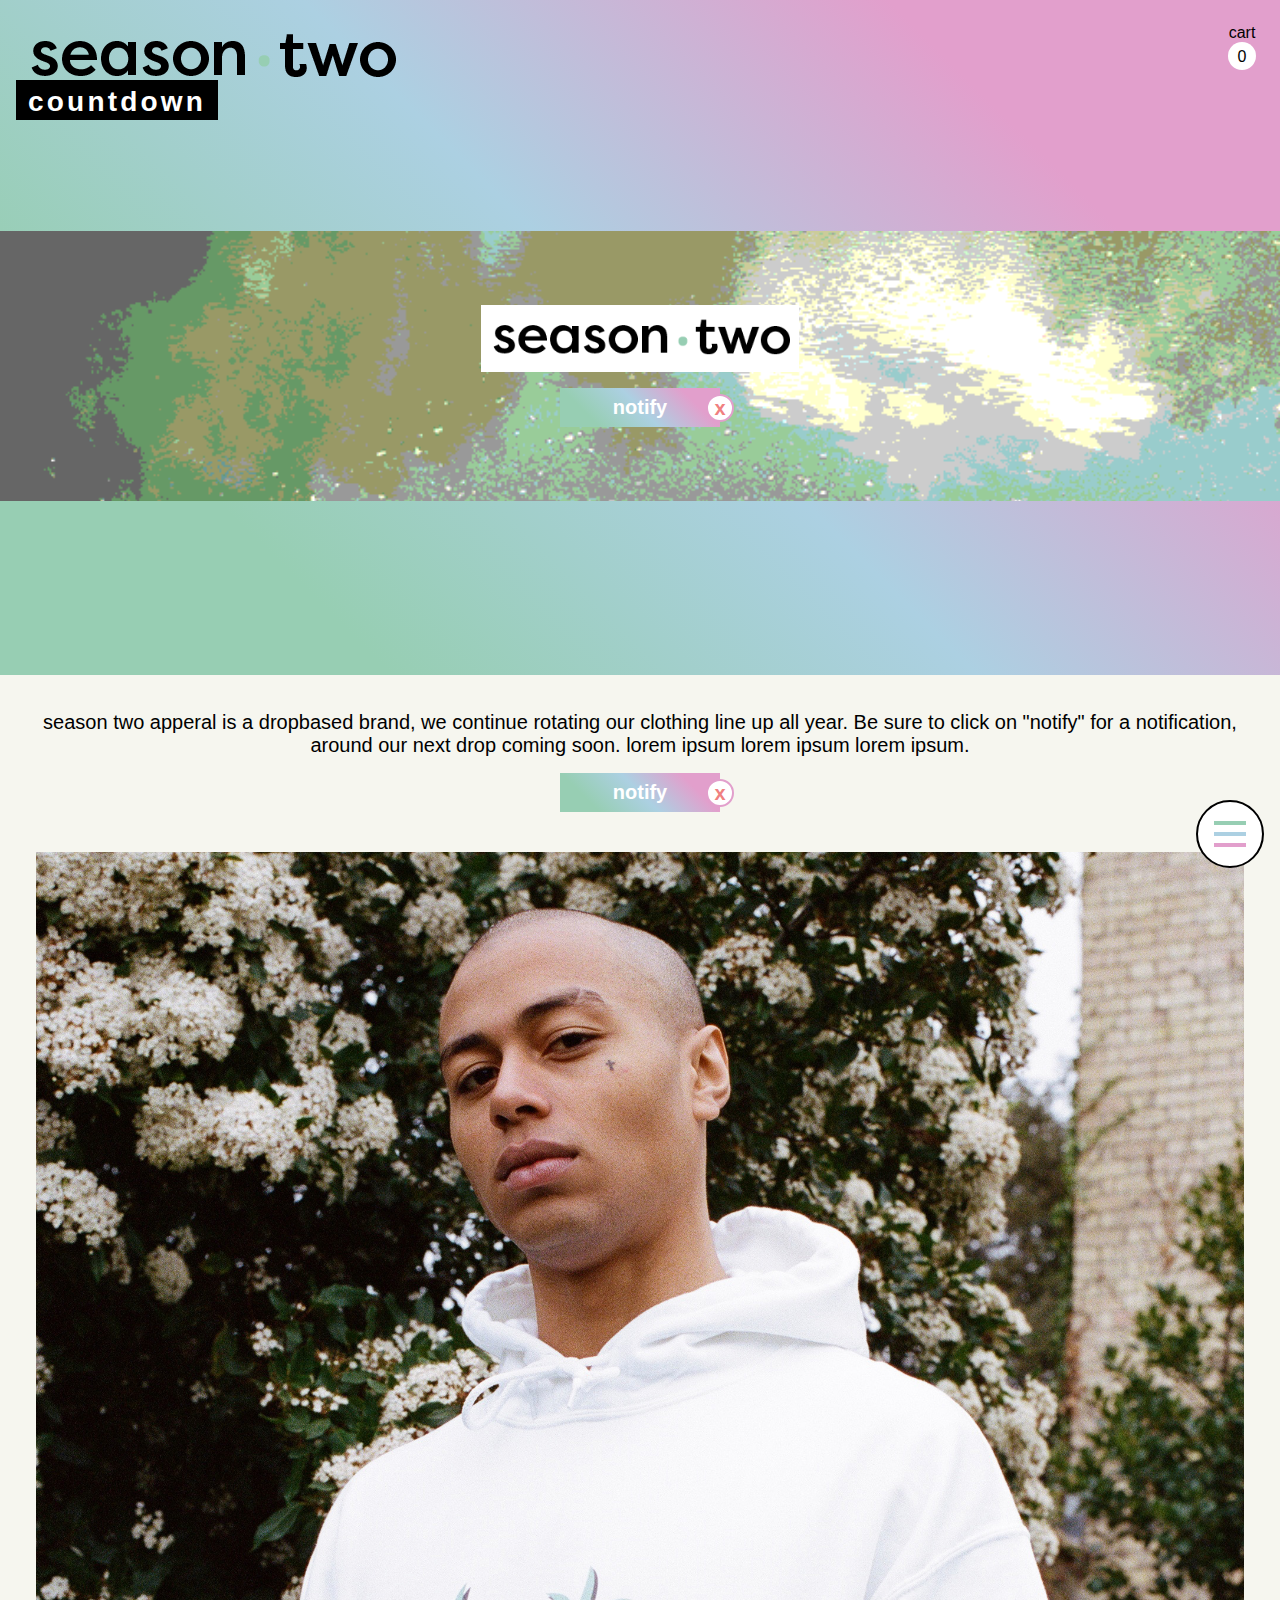
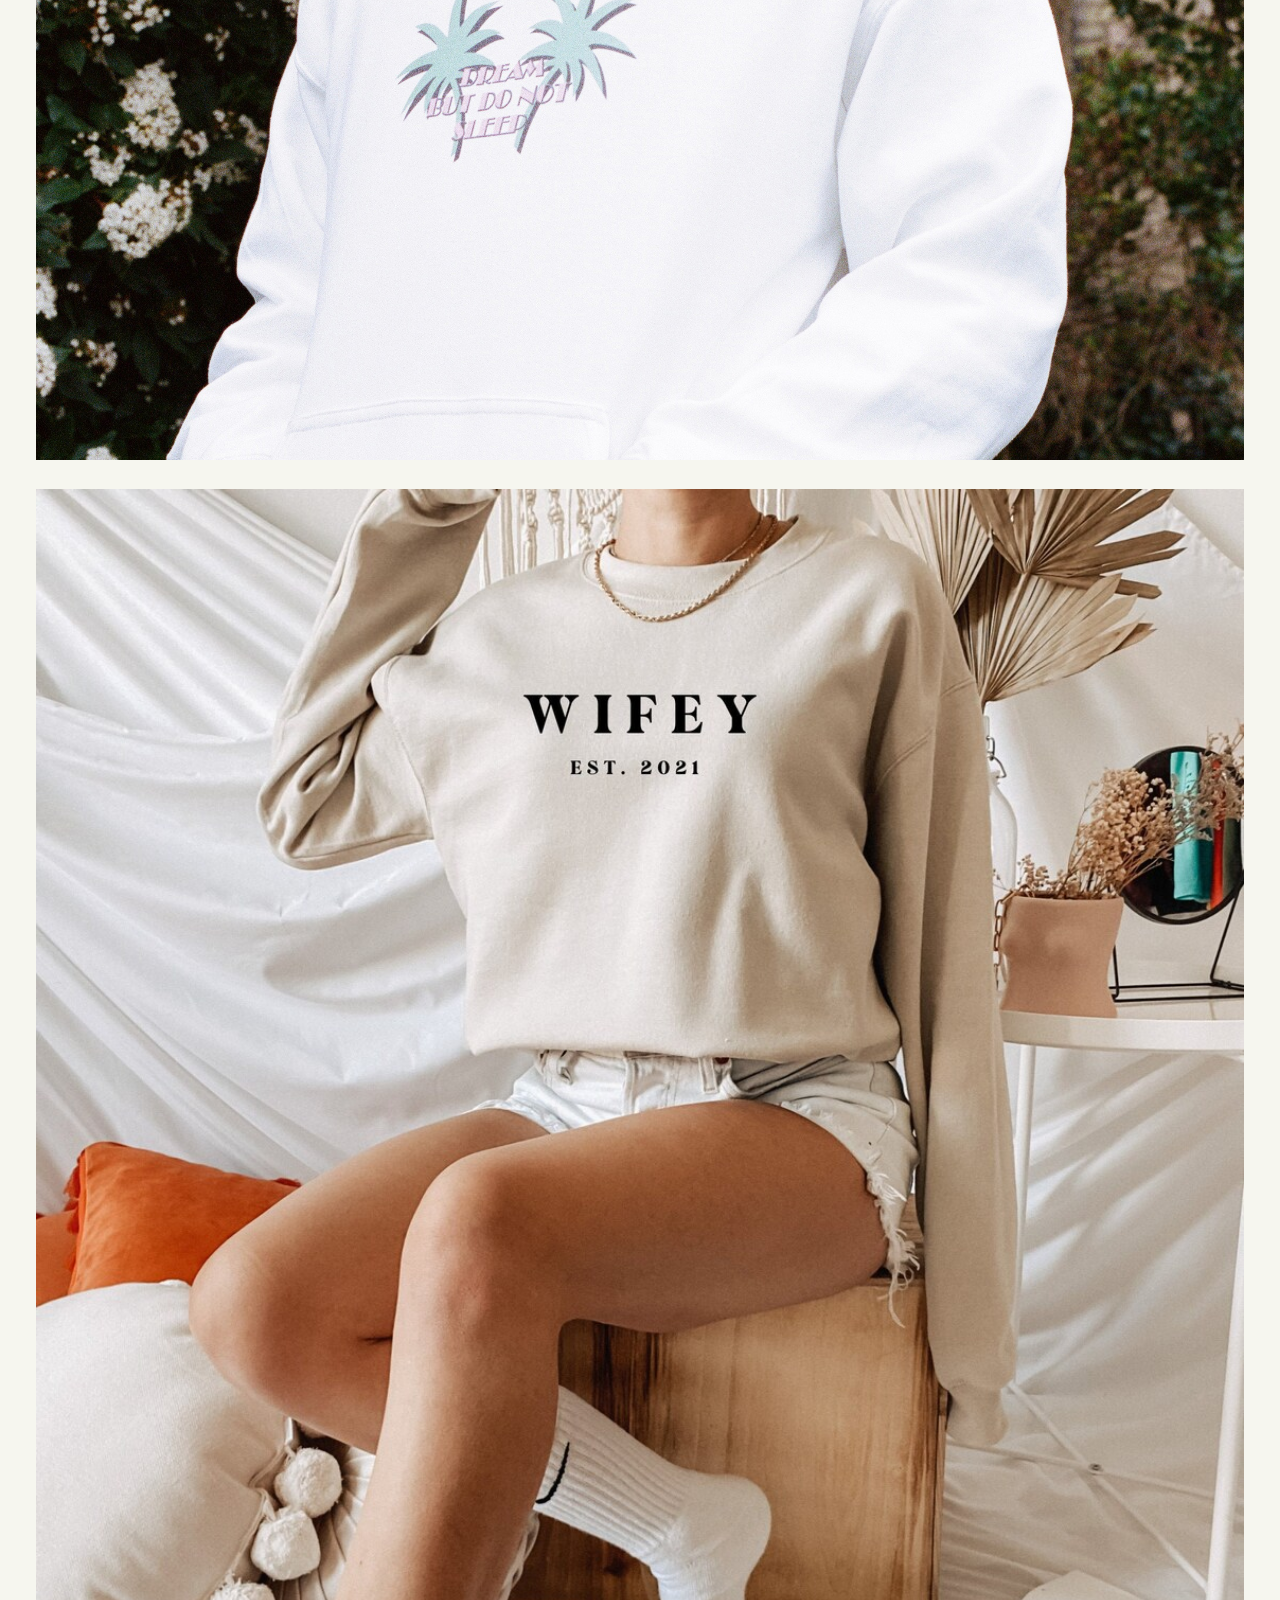
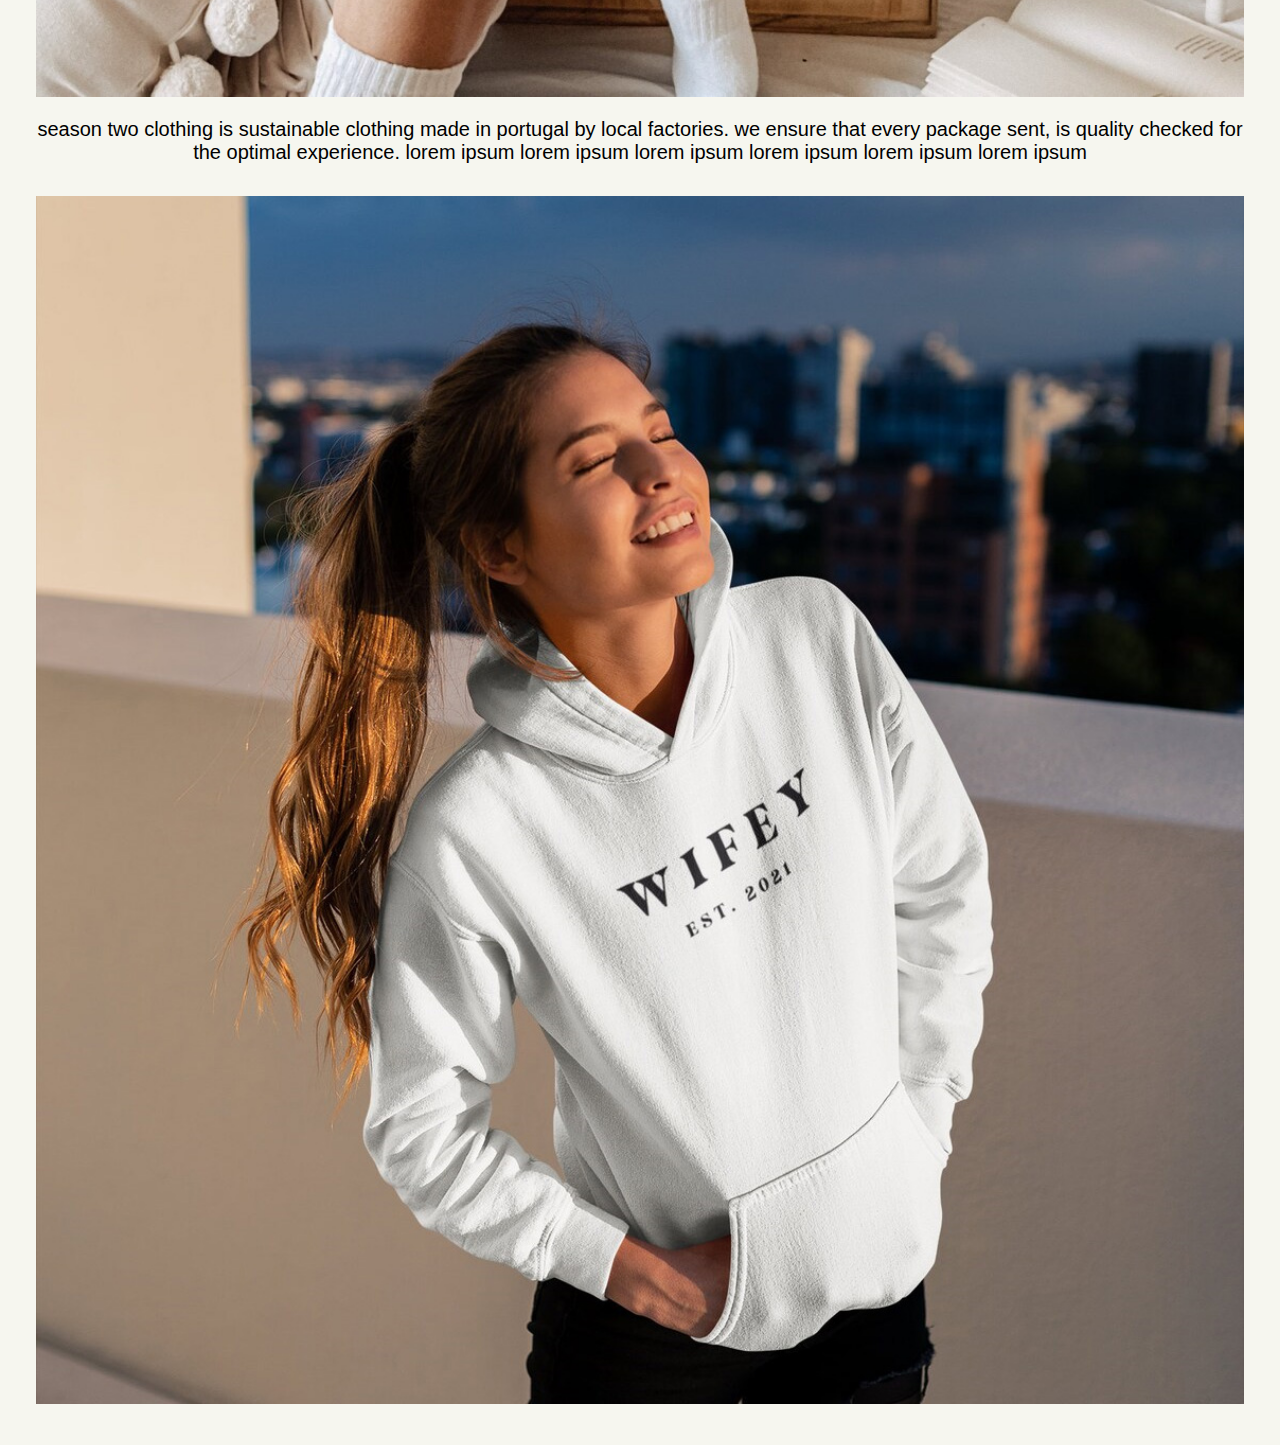
<file: index.html>
<!DOCTYPE html>
<html lang="en">
  <head>
    <meta charset="UTF-8" />
    <meta http-equiv="X-UA-Compatible" content="IE=edge" />
    <meta name="viewport" content="width=device-width, initial-scale=1.0" />
    <link rel="stylesheet" href="style.css" />
    <title>Season Two</title>
  </head>
  <body>
    <div class="main-background">
      <!-- Header contains timer, logo, log in & cart -->
      <header>
        <div class="floating-topleft">
          <div class="floating-logo">
            <img src="img/s2mainlogo.png" alt="logos2" />
          </div>
          <div id="countdown" class="floating-timer floating-timer-offset">
            countdown
          </div>
        </div>
        <div class="floating-topright">
          <div class="cart">
            <p>cart</p>
            <div class="cart-amount"><p>0</p></div>
          </div>
        </div>
      </header>

      <section class="season2-intro">
        <img src="img/s2mainlogo.png" alt="logos2" />
        <button class="notify" onclick="toggleModalNotify()">
          notify
          <span class="notify-mark">x</span>
        </button>
      </section>
    </div>

    <div class="floating-menu-container">
      <div class="floating-menu" onclick="menutabs()">
        <div class="menu-line-g"></div>
        <div class="menu-line-b"></div>
        <div class="menu-line-p"></div>
      </div>
      <div class="floating-menu-tabs" id="menu-tabs">
        <a class="tab-g" href="drops.html">drops</a>
        <a class="tab-b" href="gallery.html">gallery</a>
        <a class="tab-p" href="about.html">about</a>
      </div>
    </div>

    <div id="notify-modal" class="notify-modal">
      <div onclick="toggleModalNotify()" class="notify-modal-darken"></div>
      <div class="notify-modal-container">
        <h2>to get notifed, please insert your email here:</h2>
        <input
          type="text"
          name="notify-email"
          placeholder="email"
          id="notify-email"
        />
        <button class="notify" onclick="saveEmail()">ok</button>
      </div>
    </div>

    <section class="s2-brand-container">
      <div class="s2-brand-intro">
        <p>
          season two apperal is a dropbased brand, we continue rotating our
          clothing line up all year. Be sure to click on "notify" for a
          notification, around our next drop coming soon. lorem ipsum lorem
          ipsum lorem ipsum.
        </p>
        <div class="notify-container">
          <button class="notify" onclick="toggleModalNotify()">
            notify
            <span class="notify-mark">x</span>
          </button>
        </div>
      </div>
      <div class="s2-brand-images">
        <img src="img/whitehood1.jpg" alt="whitehoodie" />
        <img src="img/whitehood3.jpg" alt="whitehoodie" />
        <p>
          season two clothing is sustainable clothing made in portugal by local
          factories. we ensure that every package sent, is quality checked for
          the optimal experience. lorem ipsum lorem ipsum lorem ipsum lorem
          ipsum lorem ipsum lorem ipsum
        </p>
        <img src="img/whitehood2.jpg" alt="whitehoodie" />
      </div>
    </section>
    <script src="script.js"></script>
  </body>
</html>
</file>
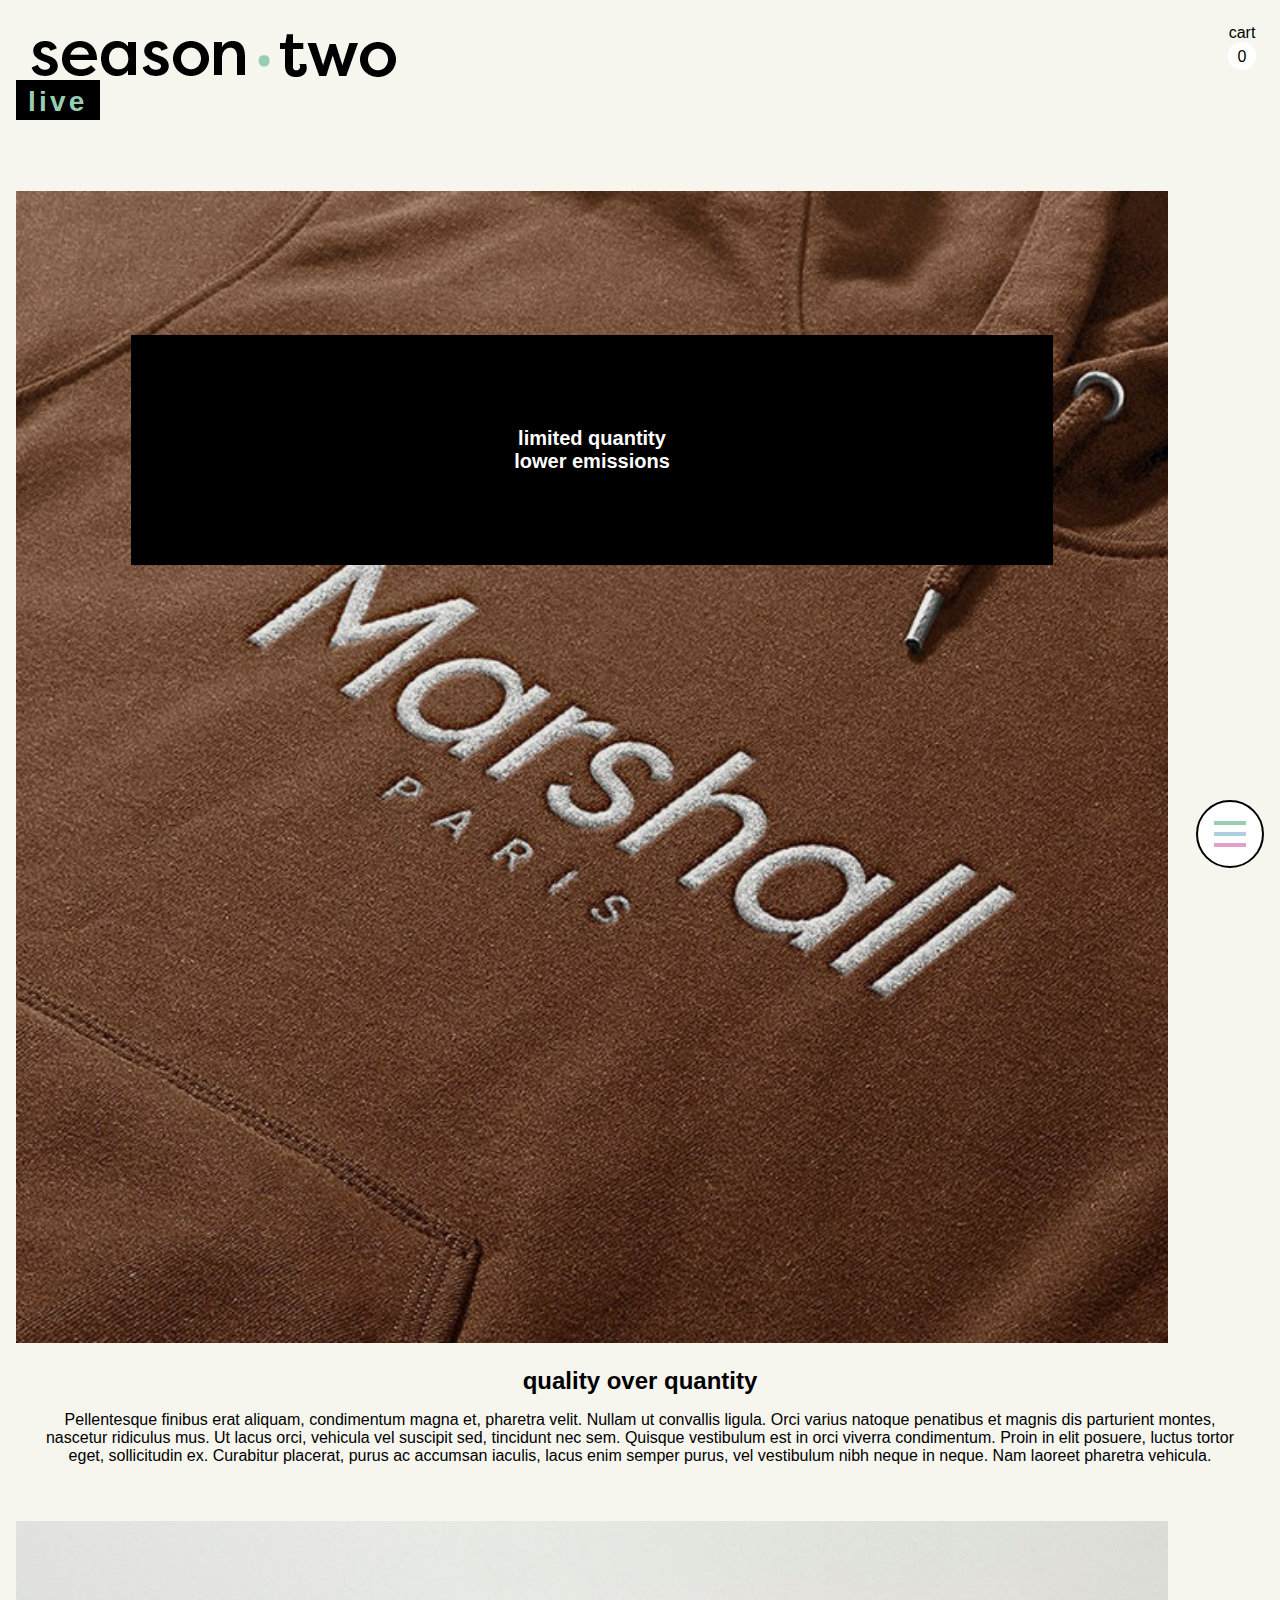
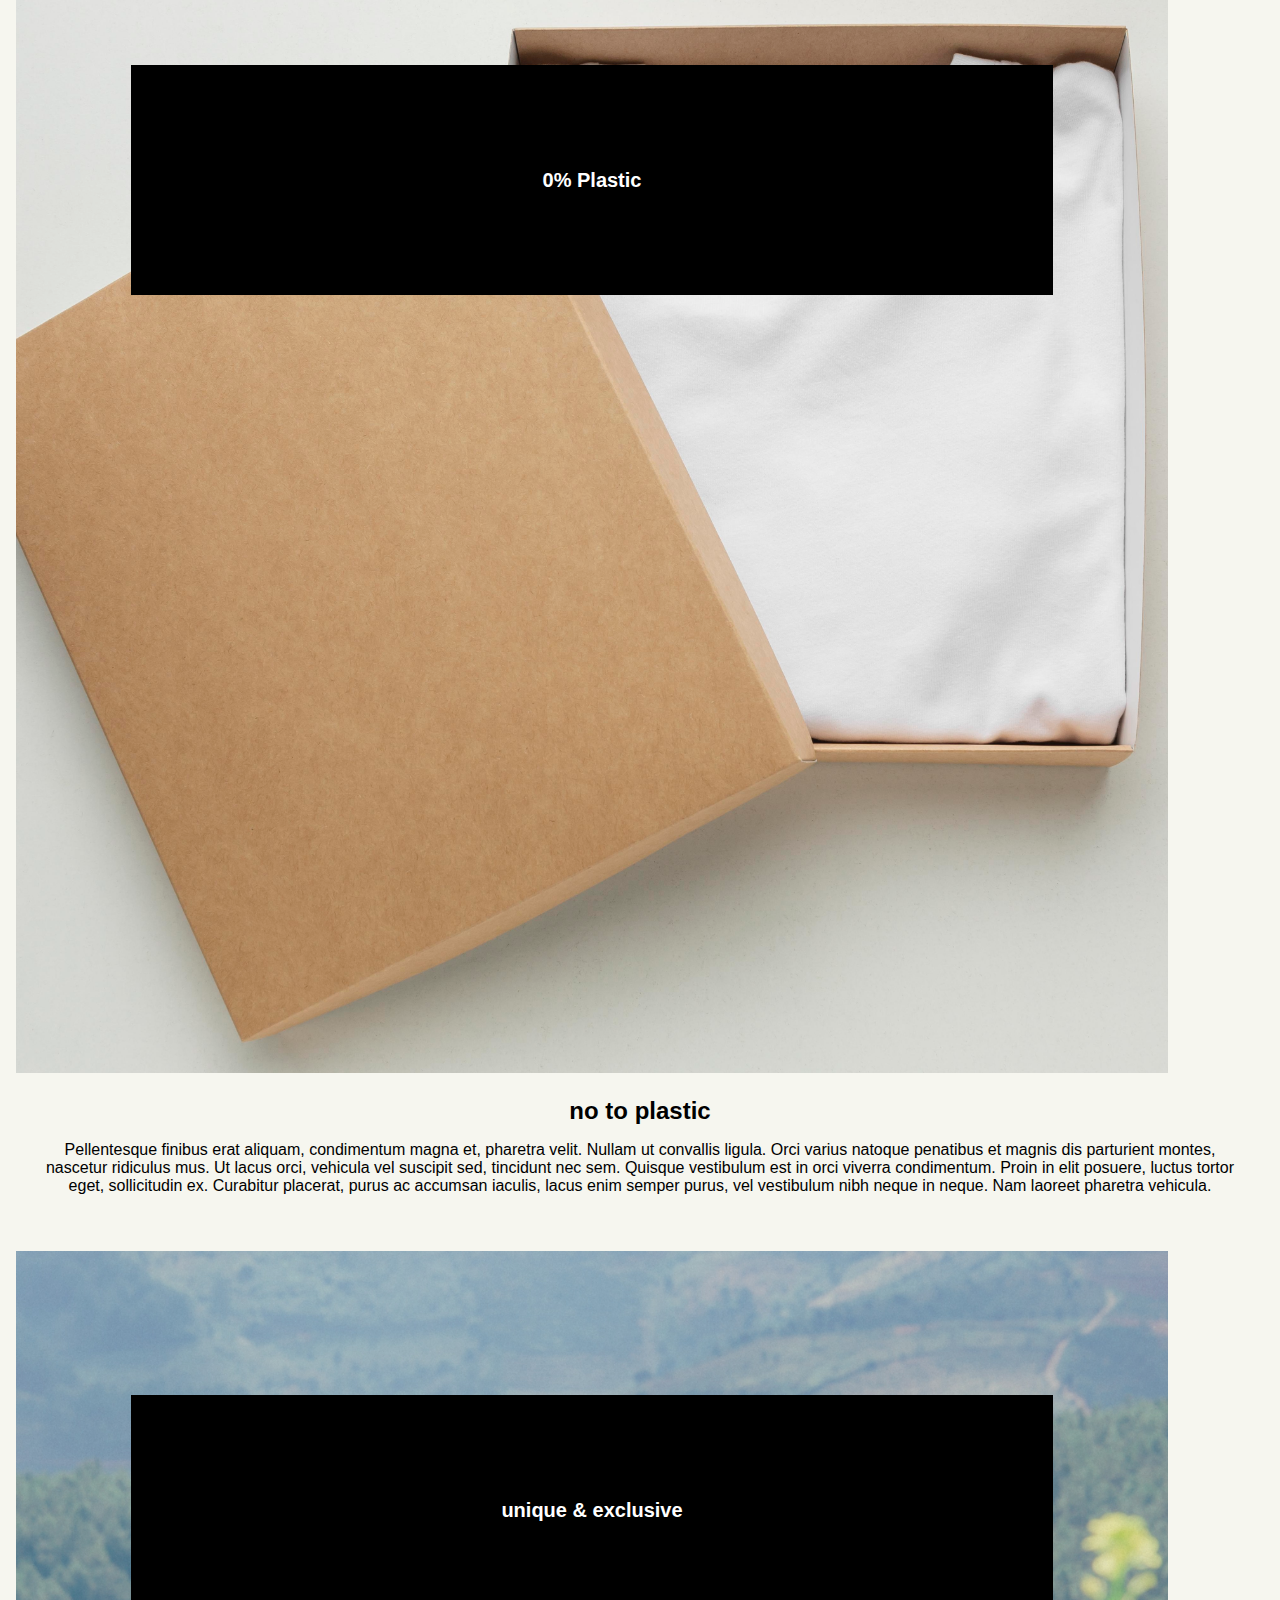
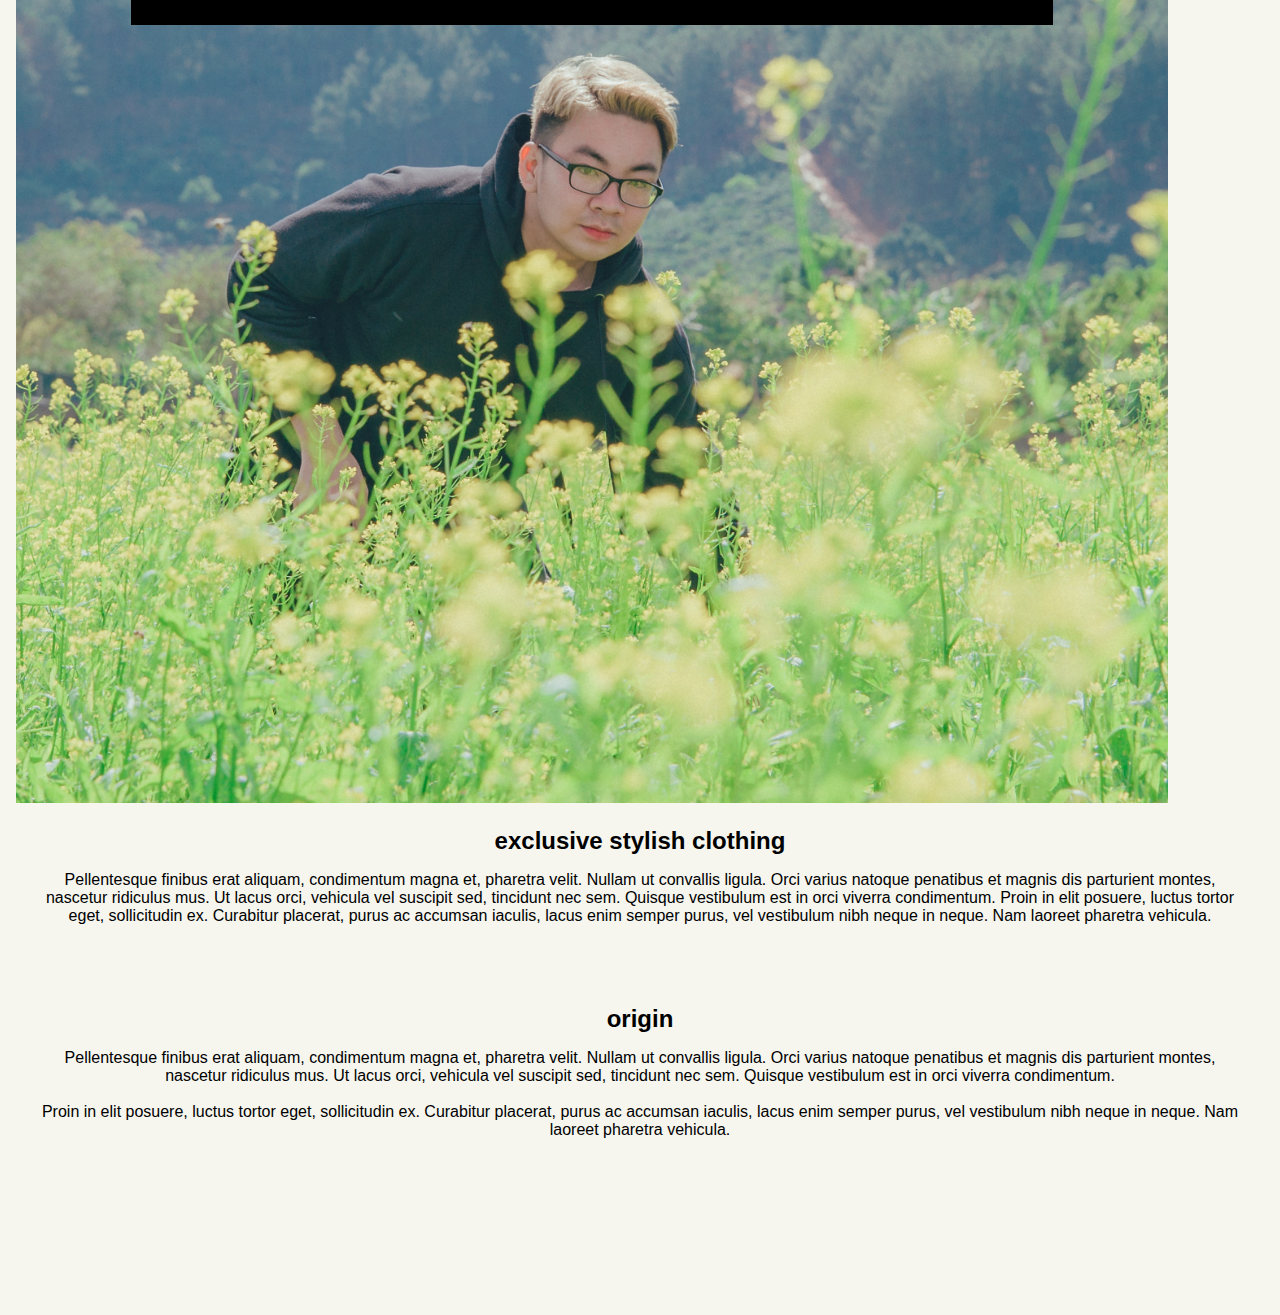
<file: about.html>
<!DOCTYPE html>
<html lang="en">
  <head>
    <meta charset="UTF-8" />
    <meta http-equiv="X-UA-Compatible" content="IE=edge" />
    <meta name="viewport" content="width=device-width, initial-scale=1.0" />
    <link rel="stylesheet" href="style.css" />
    <title>Season Two</title>
  </head>
  <body>
    <header>
      <div class="floating-topleft">
        <div class="floating-logo">
          <a href="index.html"><img src="img/s2mainlogo.png" alt="logos2" /></a>
        </div>
        <div id="countdown" class="floating-timer floating-timer-offset">
          countdown
        </div>
      </div>
      <div class="floating-topright">
        <div class="cart">
          <p>cart</p>
          <div class="cart-amount"><p>0</p></div>
        </div>
      </div>
    </header>
    <div class="about-container">
      <section>
        <div class="background-quality about-bg-img">
          <div class="about-hover-titlebox">
            limited quantity <br />
            lower emissions
          </div>
        </div>
        <div class="about-description">
          <h2>quality over quantity</h2>
          <p>
            Pellentesque finibus erat aliquam, condimentum magna et, pharetra
            velit. Nullam ut convallis ligula. Orci varius natoque penatibus et
            magnis dis parturient montes, nascetur ridiculus mus. Ut lacus orci,
            vehicula vel suscipit sed, tincidunt nec sem. Quisque vestibulum est
            in orci viverra condimentum. Proin in elit posuere, luctus tortor
            eget, sollicitudin ex. Curabitur placerat, purus ac accumsan
            iaculis, lacus enim semper purus, vel vestibulum nibh neque in
            neque. Nam laoreet pharetra vehicula.
          </p>
        </div>
      </section>
      <section>
        <div class="background-0plastic about-bg-img">
          <div class="about-hover-titlebox">0% Plastic</div>
        </div>
        <div class="about-description">
          <h2>no to plastic</h2>
          <p>
            Pellentesque finibus erat aliquam, condimentum magna et, pharetra
            velit. Nullam ut convallis ligula. Orci varius natoque penatibus et
            magnis dis parturient montes, nascetur ridiculus mus. Ut lacus orci,
            vehicula vel suscipit sed, tincidunt nec sem. Quisque vestibulum est
            in orci viverra condimentum. Proin in elit posuere, luctus tortor
            eget, sollicitudin ex. Curabitur placerat, purus ac accumsan
            iaculis, lacus enim semper purus, vel vestibulum nibh neque in
            neque. Nam laoreet pharetra vehicula.
          </p>
        </div>
      </section>
      <section>
        <div class="background-uniquestyle about-bg-img">
          <div class="about-hover-titlebox">unique & exclusive</div>
        </div>
        <div class="about-description">
          <h2>exclusive stylish clothing</h2>
          <p>
            Pellentesque finibus erat aliquam, condimentum magna et, pharetra
            velit. Nullam ut convallis ligula. Orci varius natoque penatibus et
            magnis dis parturient montes, nascetur ridiculus mus. Ut lacus orci,
            vehicula vel suscipit sed, tincidunt nec sem. Quisque vestibulum est
            in orci viverra condimentum. Proin in elit posuere, luctus tortor
            eget, sollicitudin ex. Curabitur placerat, purus ac accumsan
            iaculis, lacus enim semper purus, vel vestibulum nibh neque in
            neque. Nam laoreet pharetra vehicula.
          </p>
        </div>
      </section>
      <section>
        <div class="about-description about-end">
          <h2>origin</h2>
          <p>
            Pellentesque finibus erat aliquam, condimentum magna et, pharetra
            velit. Nullam ut convallis ligula. Orci varius natoque penatibus et
            magnis dis parturient montes, nascetur ridiculus mus. Ut lacus orci,
            vehicula vel suscipit sed, tincidunt nec sem. Quisque vestibulum est
            in orci viverra condimentum. <br />
            <br />
            Proin in elit posuere, luctus tortor eget, sollicitudin ex.
            Curabitur placerat, purus ac accumsan iaculis, lacus enim semper
            purus, vel vestibulum nibh neque in neque. Nam laoreet pharetra
            vehicula.
          </p>
        </div>
      </section>
    </div>
    <div class="floating-menu-container">
      <div class="floating-menu" onclick="menutabs()">
        <div class="menu-line-g"></div>
        <div class="menu-line-b"></div>
        <div class="menu-line-p"></div>
      </div>
      <div class="floating-menu-tabs" id="menu-tabs">
        <a class="tab-g" href="drops.html">drops</a>
        <a class="tab-b" href="gallery.html">gallery</a>
        <a class="tab-p" href="about.html">about</a>
      </div>
    </div>
    <script src="script.js"></script>
  </body>
</html>
</file>
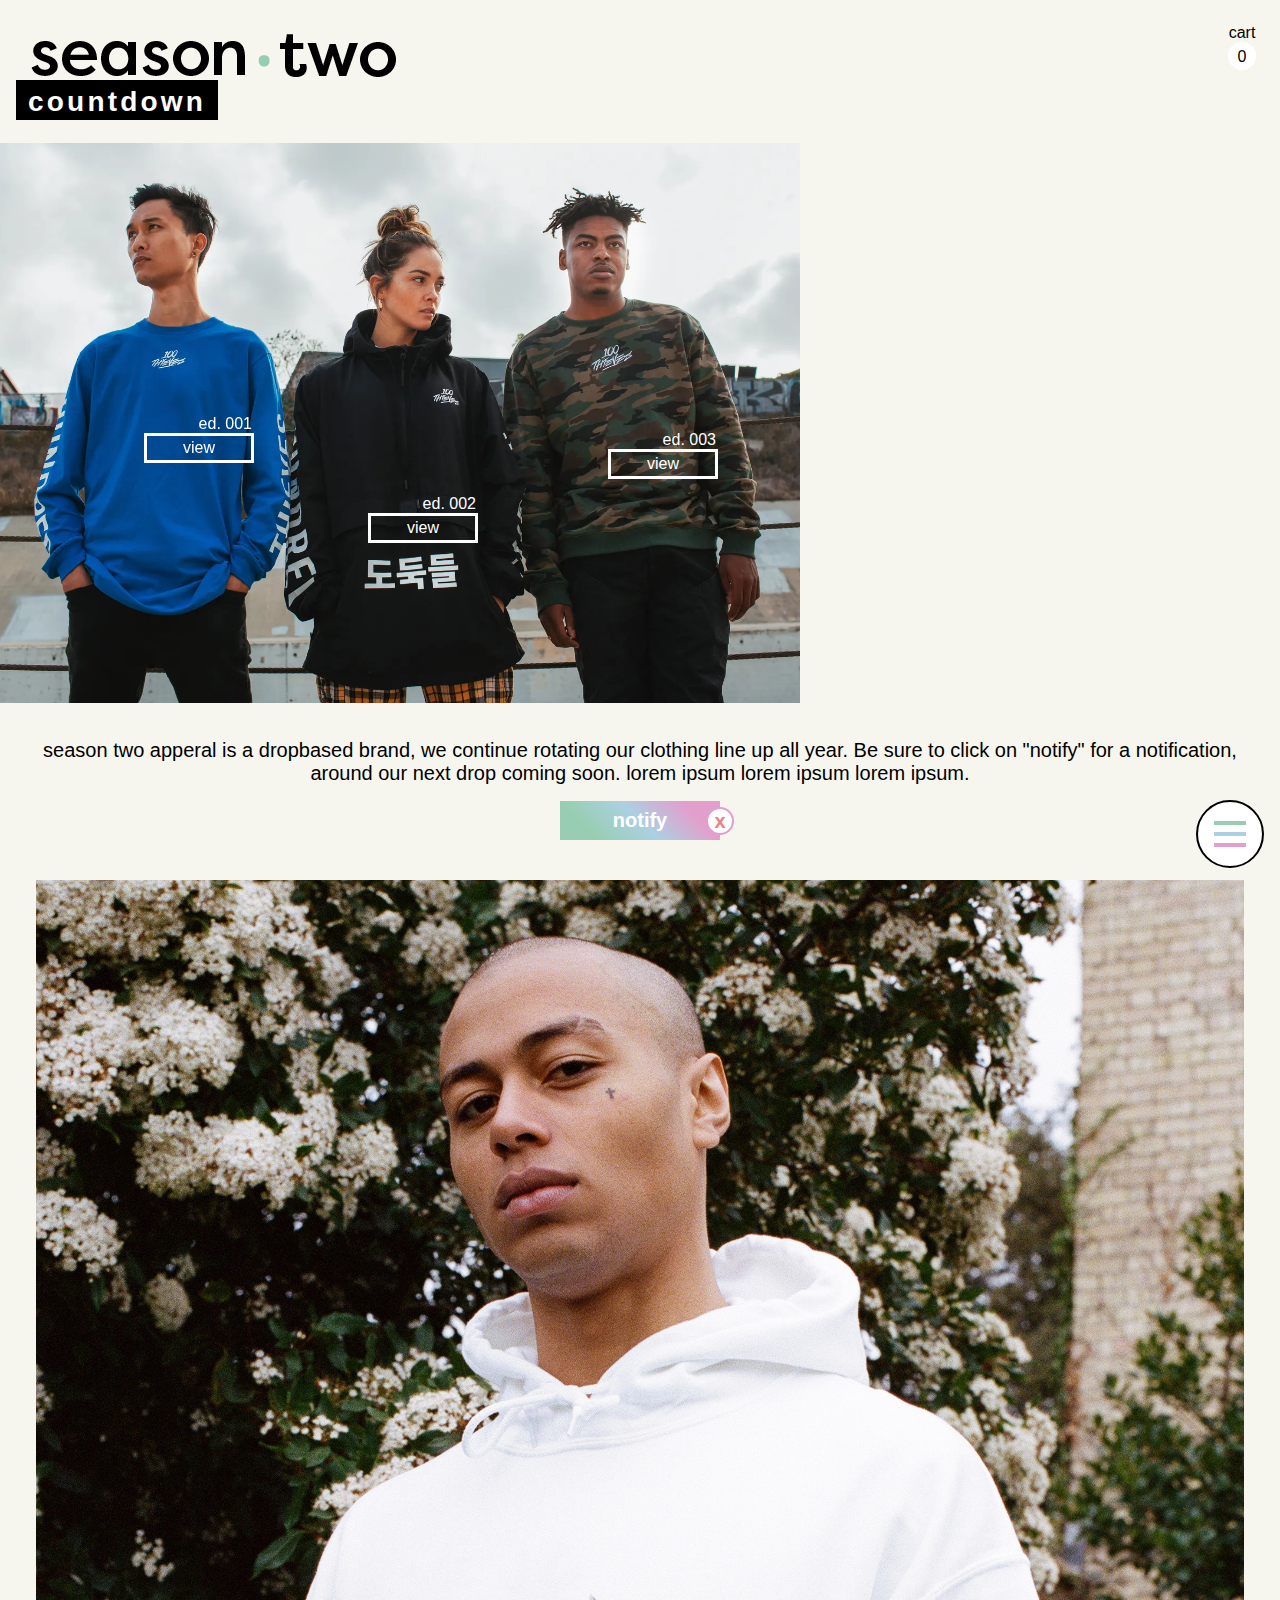
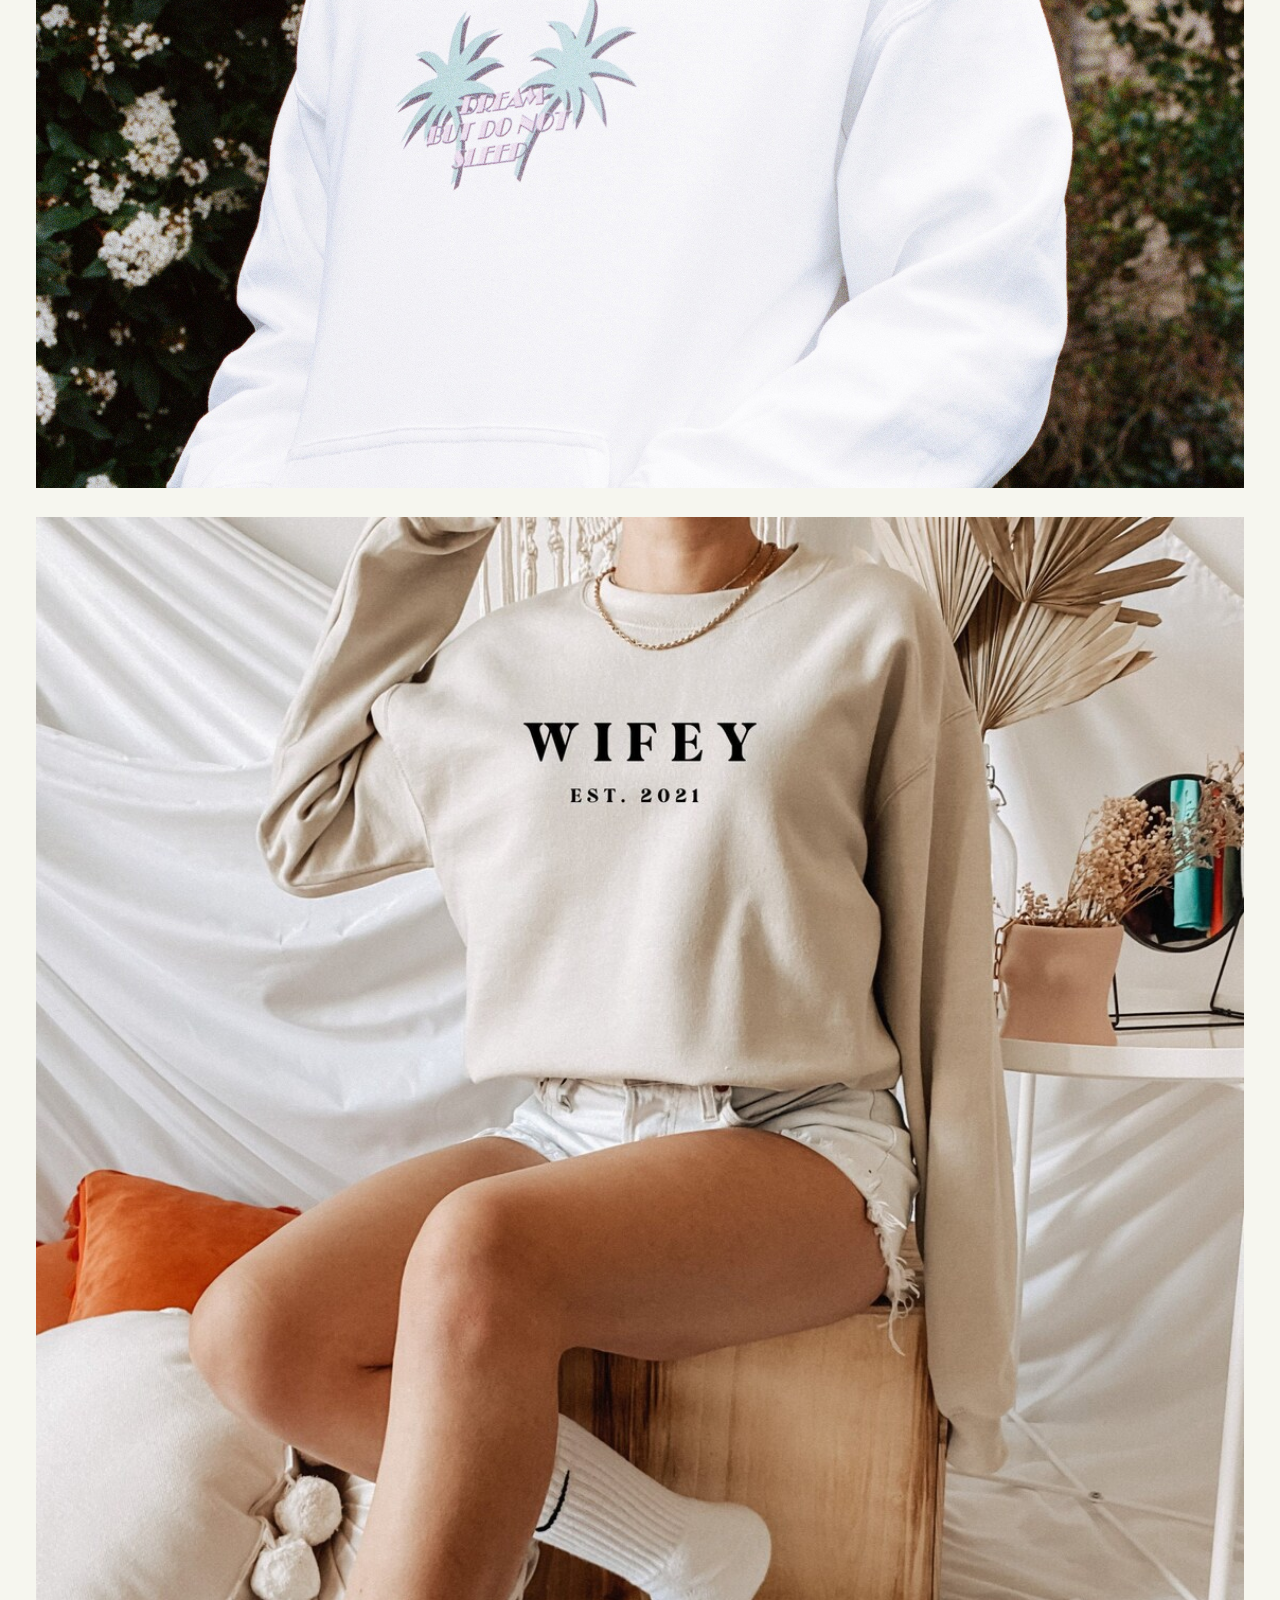
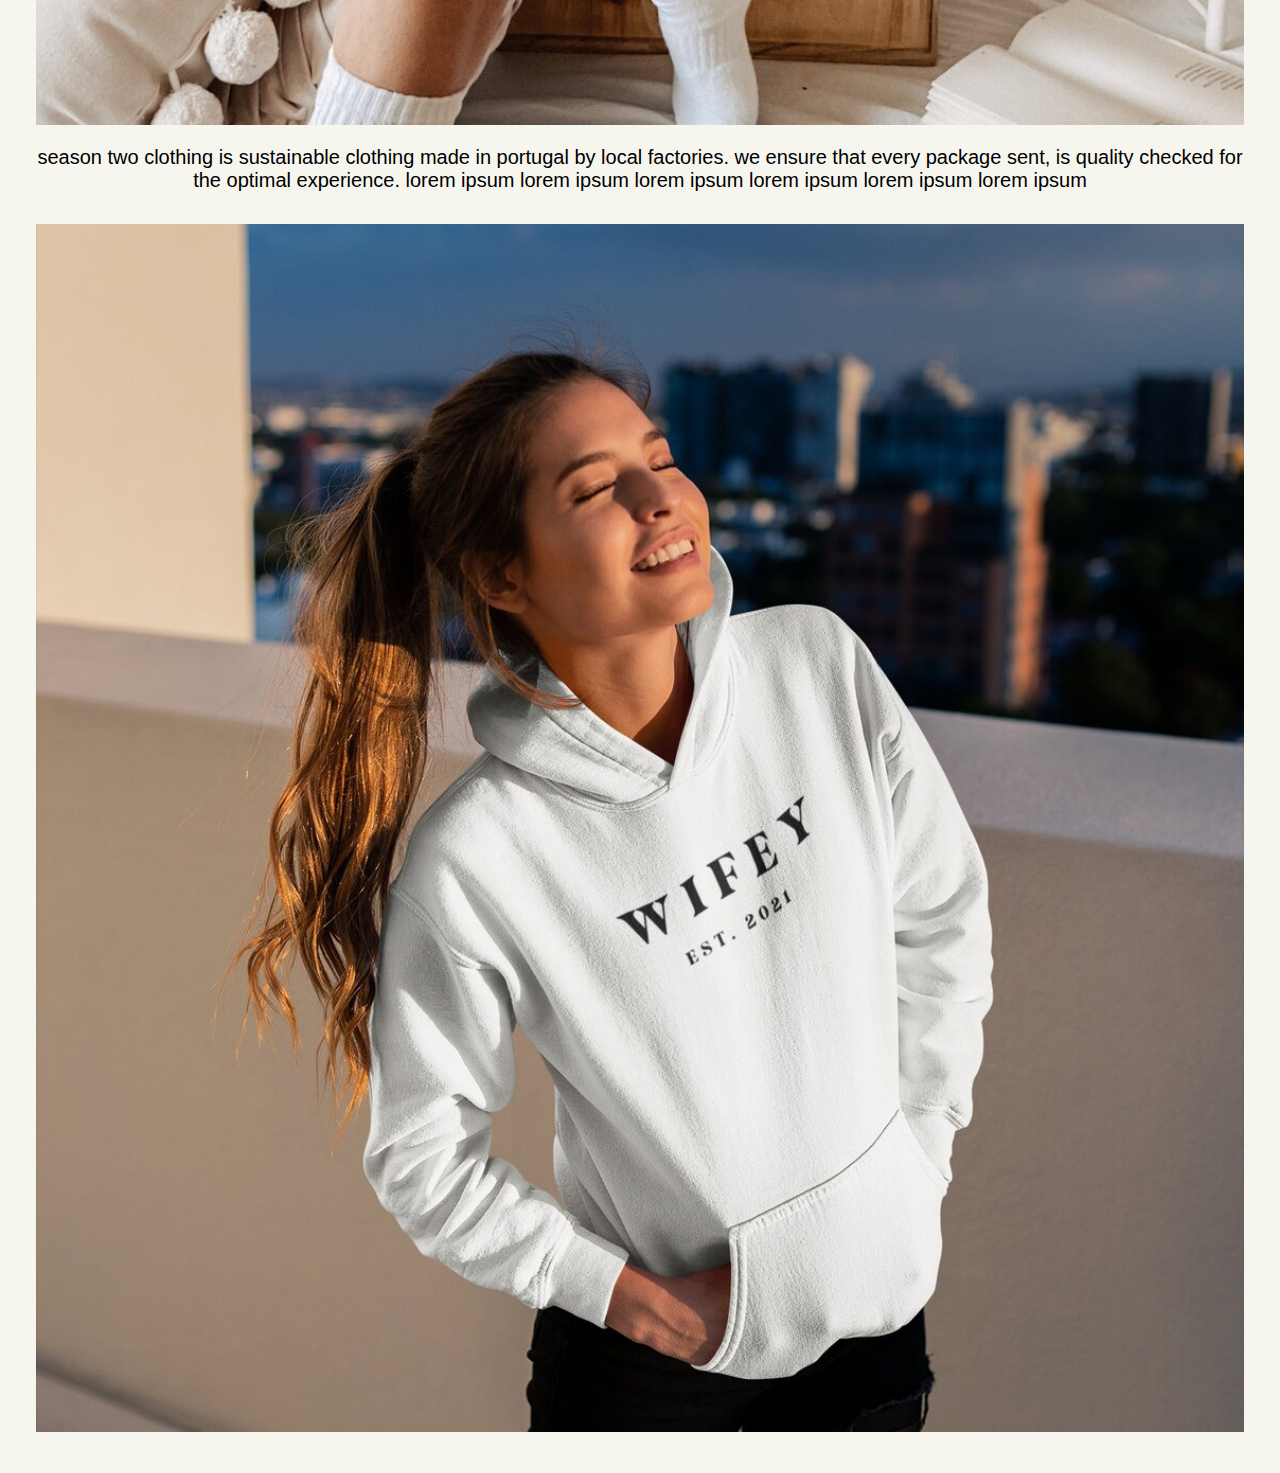
<file: drops.html>
<!DOCTYPE html>
<html lang="en">
  <head>
    <meta charset="UTF-8" />
    <meta http-equiv="X-UA-Compatible" content="IE=edge" />
    <meta name="viewport" content="width=device-width, initial-scale=1.0" />
    <link rel="stylesheet" href="style.css" />
    <title>Season Two</title>
  </head>
  <body>
    <header>
      <div class="floating-topleft">
        <div class="floating-logo">
          <a href="index.html"><img src="img/s2mainlogo.png" alt="logos2" /></a>
        </div>
        <div id="countdown" class="floating-timer floating-timer-offset">
          countdown
        </div>
      </div>
      <div class="floating-topright">
        <div class="cart">
          <p>cart</p>
          <div class="cart-amount"><p>0</p></div>
        </div>
      </div>
    </header>

    <section class="drop-clothes">
      <div class="drop-clothes-button-container">
        <div class="drop-clothes-button drop-ed1">
          <p>ed. 001</p>
          <a href="ed001.html">view</a>
        </div>
        <div class="drop-clothes-button drop-ed2">
          <p>ed. 002</p>
          <a href="ed002.html">view</a>
        </div>
        <div class="drop-clothes-button drop-ed3">
          <p>ed. 003</p>
          <a href="ed003.html">view</a>
        </div>
      </div>
    </section>

    <section class="s2-brand-container">
      <div class="s2-brand-intro">
        <p>
          season two apperal is a dropbased brand, we continue rotating our
          clothing line up all year. Be sure to click on "notify" for a
          notification, around our next drop coming soon. lorem ipsum lorem
          ipsum lorem ipsum.
        </p>
        <div class="notify-container">
          <button class="notify" onclick="toggleModalNotify()">
            notify
            <span class="notify-mark">x</span>
          </button>
        </div>
      </div>
      <div class="s2-brand-images">
        <img src="img/whitehood1.jpg" alt="whitehoodie" />
        <img src="img/whitehood3.jpg" alt="whitehoodie" />
        <p>
          season two clothing is sustainable clothing made in portugal by local
          factories. we ensure that every package sent, is quality checked for
          the optimal experience. lorem ipsum lorem ipsum lorem ipsum lorem
          ipsum lorem ipsum lorem ipsum
        </p>
        <img src="img/whitehood2.jpg" alt="whitehoodie" />
      </div>
    </section>
    <div class="floating-menu-container">
      <div class="floating-menu" onclick="menutabs()">
        <div class="menu-line-g"></div>
        <div class="menu-line-b"></div>
        <div class="menu-line-p"></div>
      </div>
      <div class="floating-menu-tabs" id="menu-tabs">
        <a class="tab-g" href="drops.html">drops</a>
        <a class="tab-b" href="gallery.html">gallery</a>
        <a class="tab-p" href="about.html">about</a>
      </div>
    </div>
    <script src="script.js"></script>
  </body>
</html>
</file>
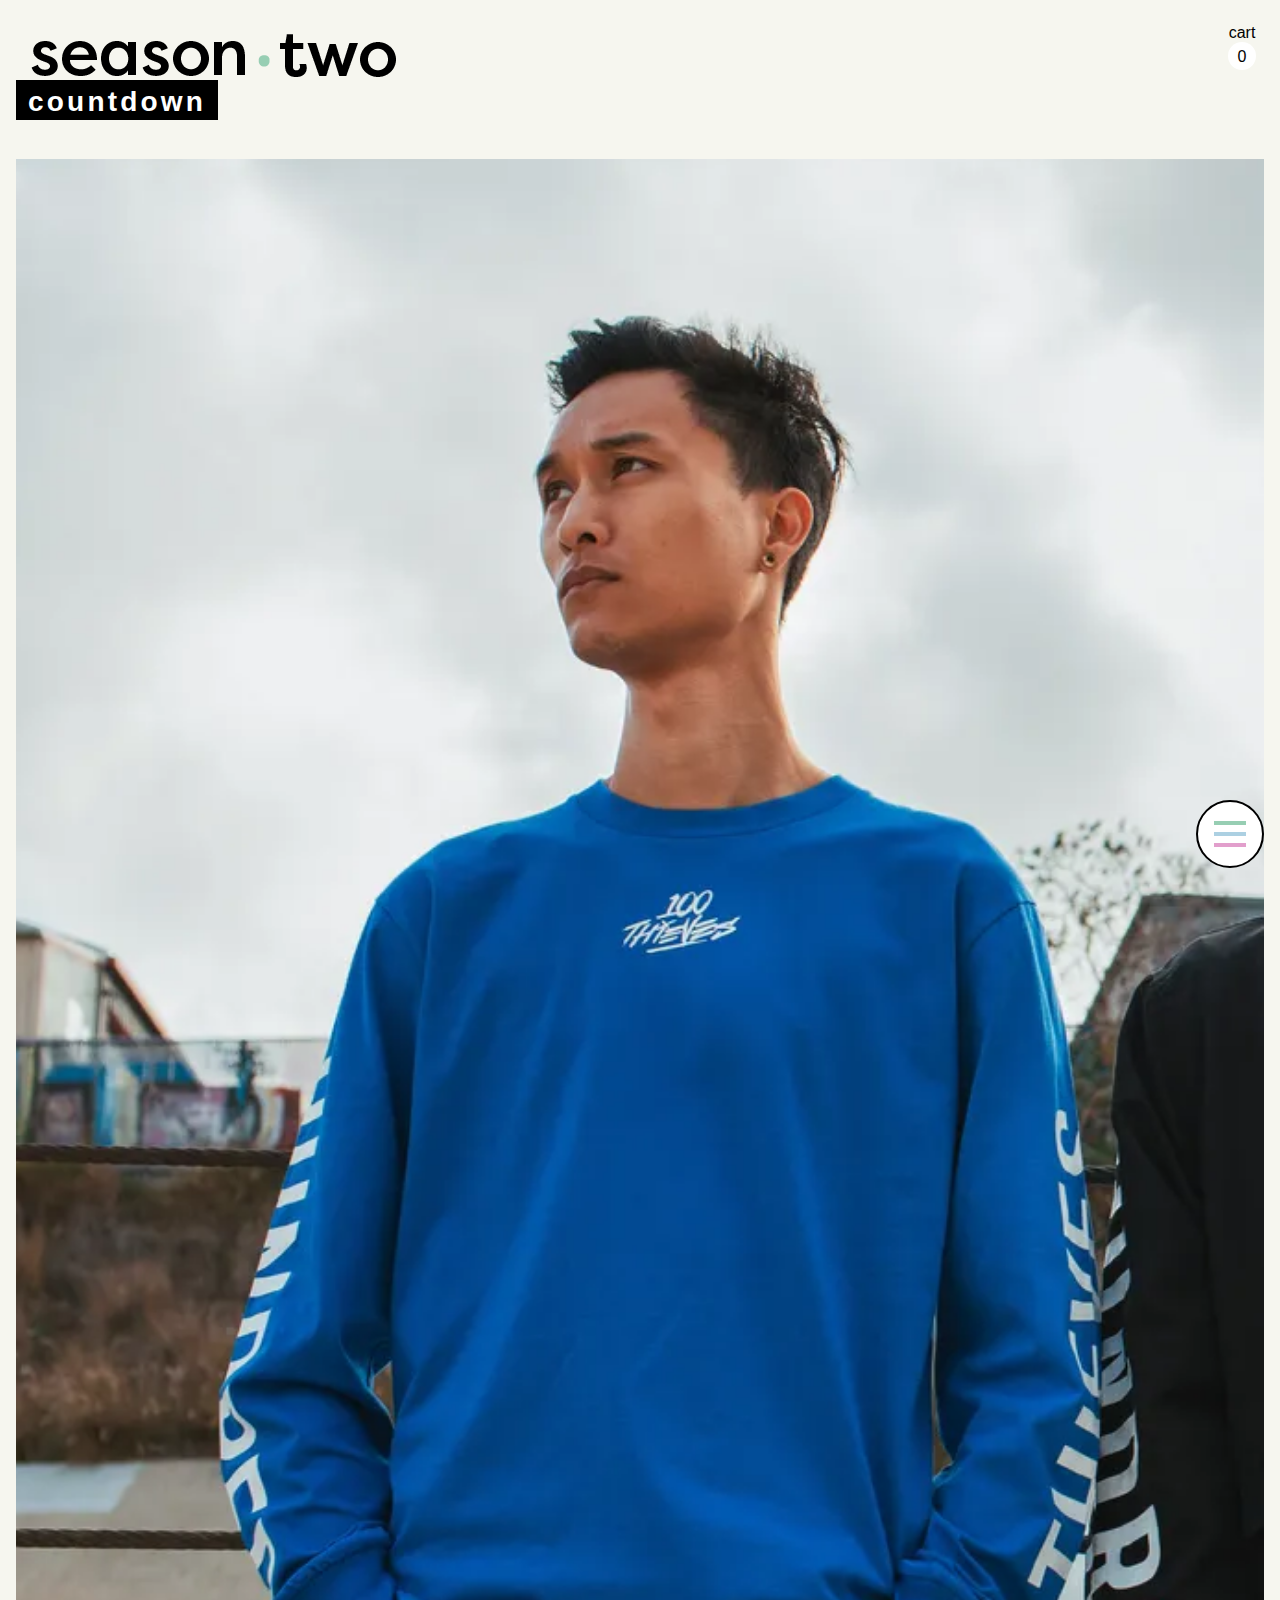
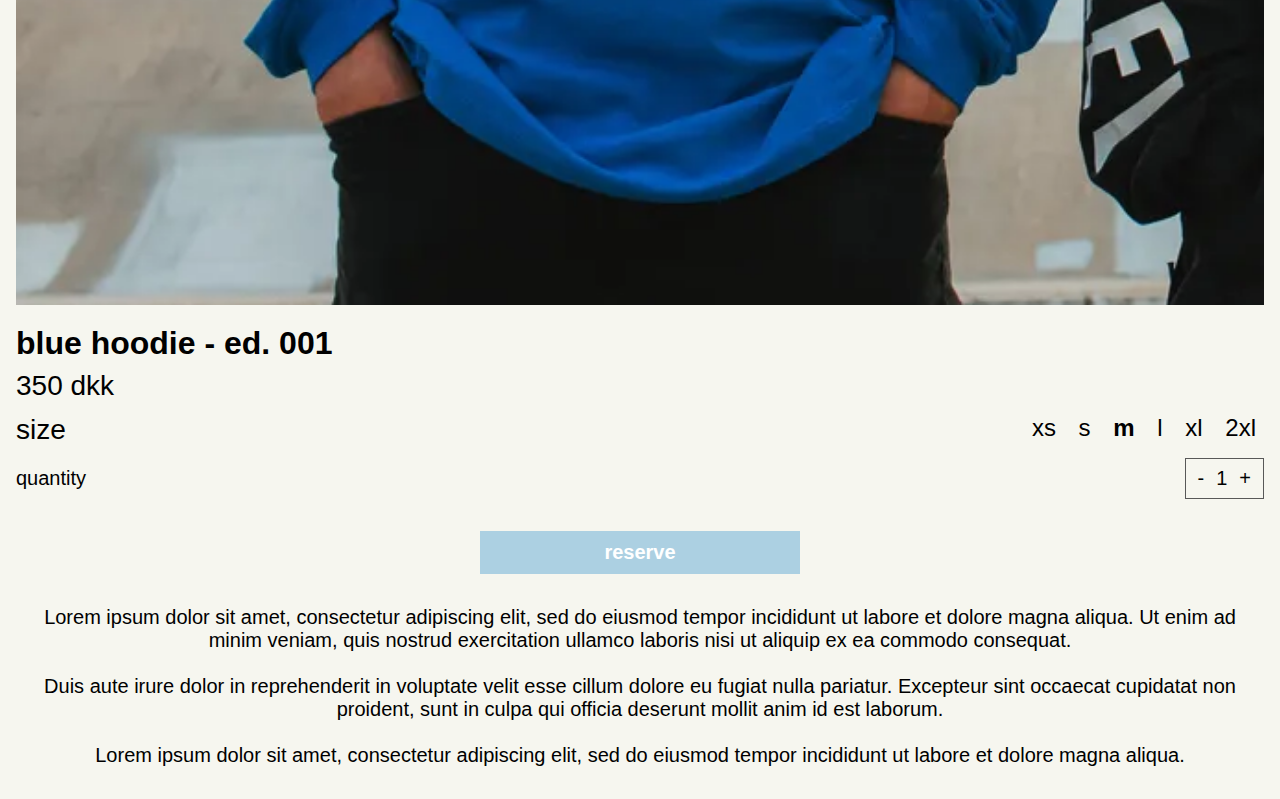
<file: ed001.html>
<!DOCTYPE html>
<html lang="en">
  <head>
    <meta charset="UTF-8" />
    <meta http-equiv="X-UA-Compatible" content="IE=edge" />
    <meta name="viewport" content="width=device-width, initial-scale=1.0" />
    <link rel="stylesheet" href="style.css" />
    <title>Season Two</title>
  </head>
  <body>
    <header>
      <div class="floating-topleft">
        <div class="floating-logo">
          <a href="index.html"><img src="img/s2mainlogo.png" alt="logos2" /></a>
        </div>
        <div id="countdown" class="floating-timer floating-timer-offset">
          countdown
        </div>
      </div>
      <div class="floating-topright">
        <div class="cart">
          <p>cart</p>
          <div class="cart-amount"><p>0</p></div>
        </div>
      </div>
    </header>
    <section class="ed-clothes-container">
      <img src="img/bluehoodie.png" alt="blue hoodie" />
      <h1 class="ed-clothes-title">blue hoodie - ed. 001</h1>
      <h2 class="ed-clothes-price">350 dkk</h2>
      <div class="ed-clothes-size">
        <h3>size</h3>
        <div class="ed-clothes-size-buttons">
          <button>xs</button>
          <button>s</button>
          <button class="highlight">m</button>
          <button>l</button>
          <button>xl</button>
          <button>2xl</button>
        </div>
      </div>
      <div class="ed-clothes-quantity">
        <h4>quantity</h4>
        <div class="ed-clothes-quantity-selector">
          <button>-</button>
          <p>1</p>
          <button>+</button>
        </div>
      </div>
    </section>
    <section class="ed-clothes-description">
      <button class="ed-clothes-reserve">reserve</button>
      <p class="ed-clothes-description-text">
        Lorem ipsum dolor sit amet, consectetur adipiscing elit, sed do eiusmod
        tempor incididunt ut labore et dolore magna aliqua. Ut enim ad minim
        veniam, quis nostrud exercitation ullamco laboris nisi ut aliquip ex ea
        commodo consequat. <br /><br />
        Duis aute irure dolor in reprehenderit in voluptate velit esse cillum
        dolore eu fugiat nulla pariatur. Excepteur sint occaecat cupidatat non
        proident, sunt in culpa qui officia deserunt mollit anim id est laborum.
        <br />
        <br />
        Lorem ipsum dolor sit amet, consectetur adipiscing elit, sed do eiusmod
        tempor incididunt ut labore et dolore magna aliqua.
      </p>
    </section>
    <div class="floating-menu-container">
      <div class="floating-menu" onclick="menutabs()">
        <div class="menu-line-g"></div>
        <div class="menu-line-b"></div>
        <div class="menu-line-p"></div>
      </div>
      <div class="floating-menu-tabs" id="menu-tabs">
        <a class="tab-g" href="drops.html">drops</a>
        <a class="tab-b" href="gallery.html">gallery</a>
        <a class="tab-p" href="about.html">about</a>
      </div>
    </div>
    <script src="script.js"></script>
  </body>
</html>
</file>
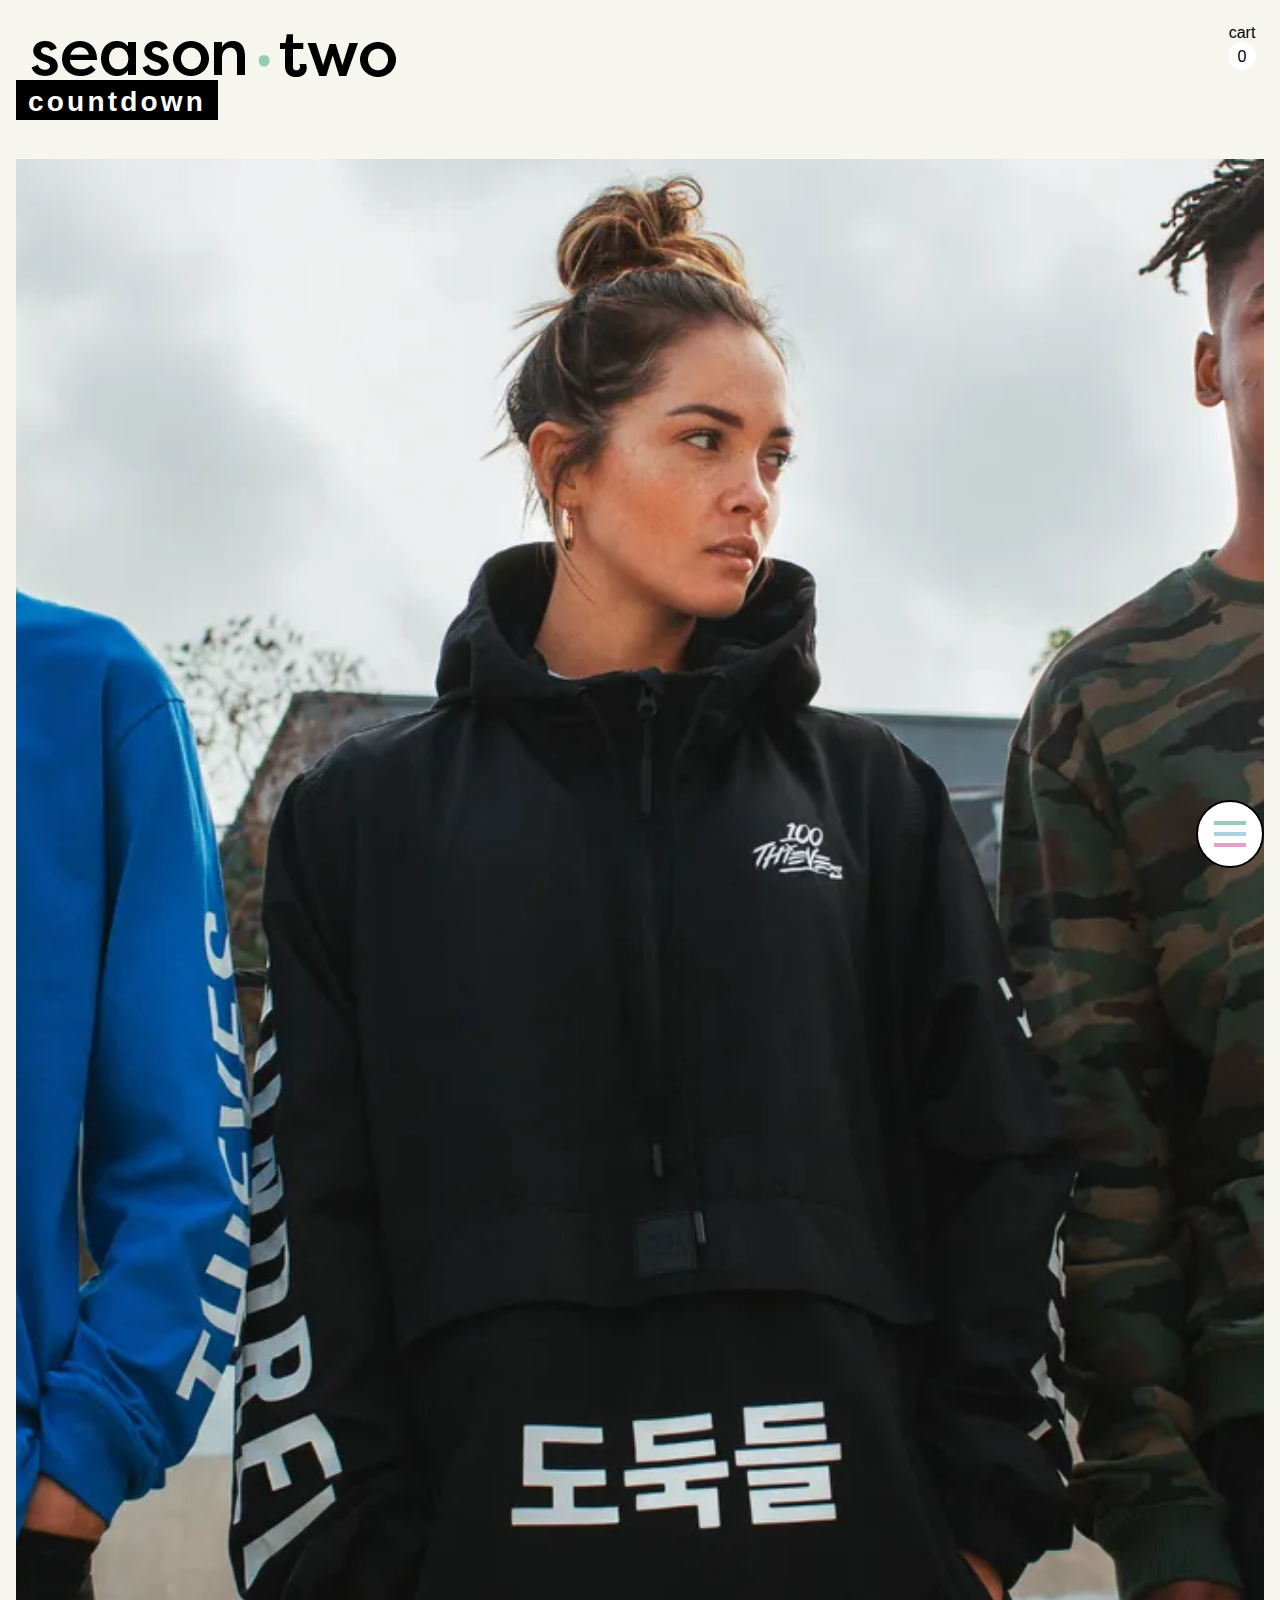
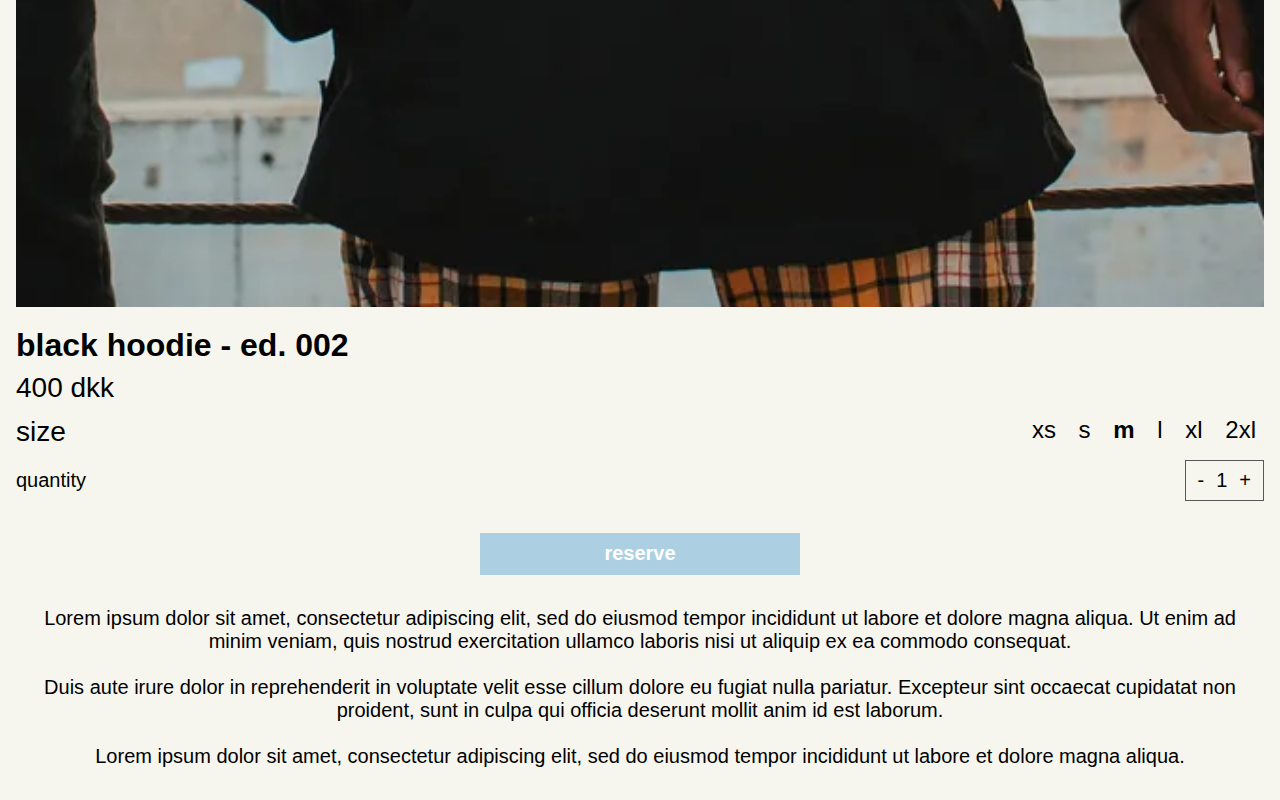
<file: ed002.html>
<!DOCTYPE html>
<html lang="en">
  <head>
    <meta charset="UTF-8" />
    <meta http-equiv="X-UA-Compatible" content="IE=edge" />
    <meta name="viewport" content="width=device-width, initial-scale=1.0" />
    <link rel="stylesheet" href="style.css" />
    <title>Season Two</title>
  </head>
  <body>
    <header>
      <div class="floating-topleft">
        <div class="floating-logo">
          <a href="index.html"><img src="img/s2mainlogo.png" alt="logos2" /></a>
        </div>
        <div id="countdown" class="floating-timer floating-timer-offset">
          countdown
        </div>
      </div>
      <div class="floating-topright">
        <div class="cart">
          <p>cart</p>
          <div class="cart-amount"><p>0</p></div>
        </div>
      </div>
    </header>
    <section class="ed-clothes-container">
      <img src="img/blackhoodie.png" alt="black hoodie" />
      <h1 class="ed-clothes-title">black hoodie - ed. 002</h1>
      <h2 class="ed-clothes-price">400 dkk</h2>
      <div class="ed-clothes-size">
        <h3>size</h3>
        <div class="ed-clothes-size-buttons">
          <button>xs</button>
          <button>s</button>
          <button class="highlight">m</button>
          <button>l</button>
          <button>xl</button>
          <button>2xl</button>
        </div>
      </div>
      <div class="ed-clothes-quantity">
        <h4>quantity</h4>
        <div class="ed-clothes-quantity-selector">
          <button>-</button>
          <p>1</p>
          <button>+</button>
        </div>
      </div>
    </section>
    <section class="ed-clothes-description">
      <button class="ed-clothes-reserve">reserve</button>
      <p class="ed-clothes-description-text">
        Lorem ipsum dolor sit amet, consectetur adipiscing elit, sed do eiusmod
        tempor incididunt ut labore et dolore magna aliqua. Ut enim ad minim
        veniam, quis nostrud exercitation ullamco laboris nisi ut aliquip ex ea
        commodo consequat. <br /><br />
        Duis aute irure dolor in reprehenderit in voluptate velit esse cillum
        dolore eu fugiat nulla pariatur. Excepteur sint occaecat cupidatat non
        proident, sunt in culpa qui officia deserunt mollit anim id est laborum.
        <br />
        <br />
        Lorem ipsum dolor sit amet, consectetur adipiscing elit, sed do eiusmod
        tempor incididunt ut labore et dolore magna aliqua.
      </p>
    </section>
    <div class="floating-menu-container">
      <div class="floating-menu" onclick="menutabs()">
        <div class="menu-line-g"></div>
        <div class="menu-line-b"></div>
        <div class="menu-line-p"></div>
      </div>
      <div class="floating-menu-tabs" id="menu-tabs">
        <a class="tab-g" href="drops.html">drops</a>
        <a class="tab-b" href="gallery.html">gallery</a>
        <a class="tab-p" href="about.html">about</a>
      </div>
    </div>
    <script src="script.js"></script>
  </body>
</html>
</file>
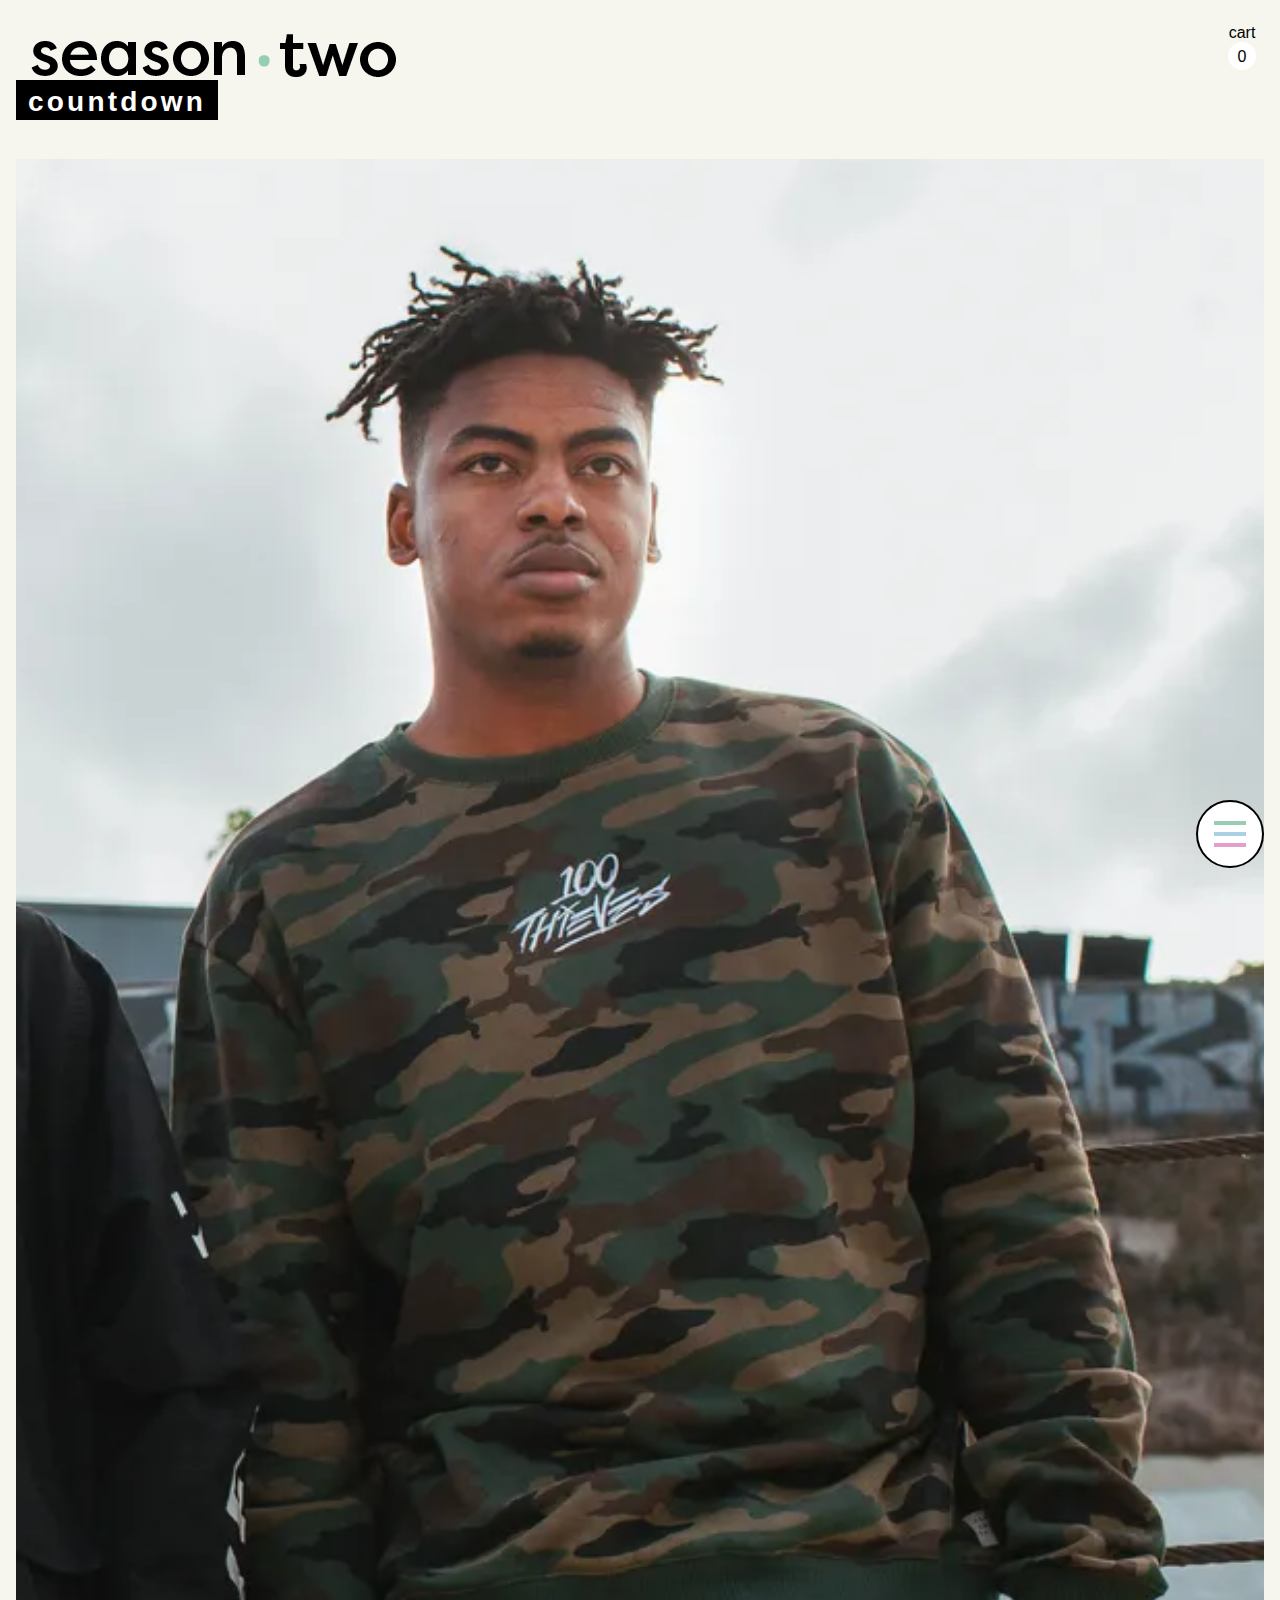
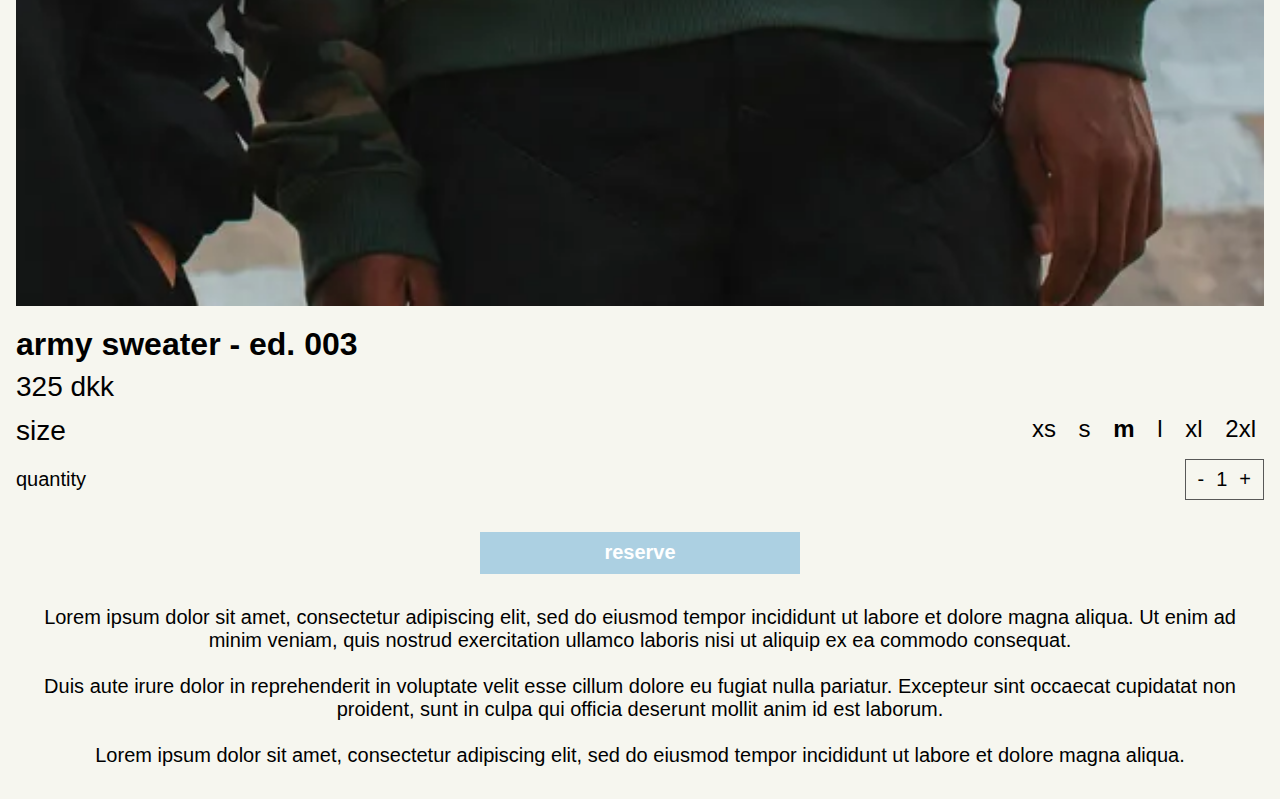
<file: ed003.html>
<!DOCTYPE html>
<html lang="en">
  <head>
    <meta charset="UTF-8" />
    <meta http-equiv="X-UA-Compatible" content="IE=edge" />
    <meta name="viewport" content="width=device-width, initial-scale=1.0" />
    <link rel="stylesheet" href="style.css" />
    <title>Season Two</title>
  </head>
  <body>
    <header>
      <div class="floating-topleft">
        <div class="floating-logo">
          <a href="index.html"><img src="img/s2mainlogo.png" alt="logos2" /></a>
        </div>
        <div id="countdown" class="floating-timer floating-timer-offset">
          countdown
        </div>
      </div>
      <div class="floating-topright">
        <div class="cart">
          <p>cart</p>
          <div class="cart-amount"><p>0</p></div>
        </div>
      </div>
    </header>
    <section class="ed-clothes-container">
      <img src="img/miltsweater.png" alt="army" />
      <h1 class="ed-clothes-title">army sweater - ed. 003</h1>
      <h2 class="ed-clothes-price">325 dkk</h2>
      <div class="ed-clothes-size">
        <h3>size</h3>
        <div class="ed-clothes-size-buttons">
          <button>xs</button>
          <button>s</button>
          <button class="highlight">m</button>
          <button>l</button>
          <button>xl</button>
          <button>2xl</button>
        </div>
      </div>
      <div class="ed-clothes-quantity">
        <h4>quantity</h4>
        <div class="ed-clothes-quantity-selector">
          <button>-</button>
          <p>1</p>
          <button>+</button>
        </div>
      </div>
    </section>
    <section class="ed-clothes-description">
      <button class="ed-clothes-reserve">reserve</button>
      <p class="ed-clothes-description-text">
        Lorem ipsum dolor sit amet, consectetur adipiscing elit, sed do eiusmod
        tempor incididunt ut labore et dolore magna aliqua. Ut enim ad minim
        veniam, quis nostrud exercitation ullamco laboris nisi ut aliquip ex ea
        commodo consequat. <br /><br />
        Duis aute irure dolor in reprehenderit in voluptate velit esse cillum
        dolore eu fugiat nulla pariatur. Excepteur sint occaecat cupidatat non
        proident, sunt in culpa qui officia deserunt mollit anim id est laborum.
        <br />
        <br />
        Lorem ipsum dolor sit amet, consectetur adipiscing elit, sed do eiusmod
        tempor incididunt ut labore et dolore magna aliqua.
      </p>
    </section>
    <div class="floating-menu-container">
      <div class="floating-menu" onclick="menutabs()">
        <div class="menu-line-g"></div>
        <div class="menu-line-b"></div>
        <div class="menu-line-p"></div>
      </div>
      <div class="floating-menu-tabs" id="menu-tabs">
        <a class="tab-g" href="drops.html">drops</a>
        <a class="tab-b" href="gallery.html">gallery</a>
        <a class="tab-p" href="about.html">about</a>
      </div>
    </div>
    <script src="script.js"></script>
  </body>
</html>
</file>
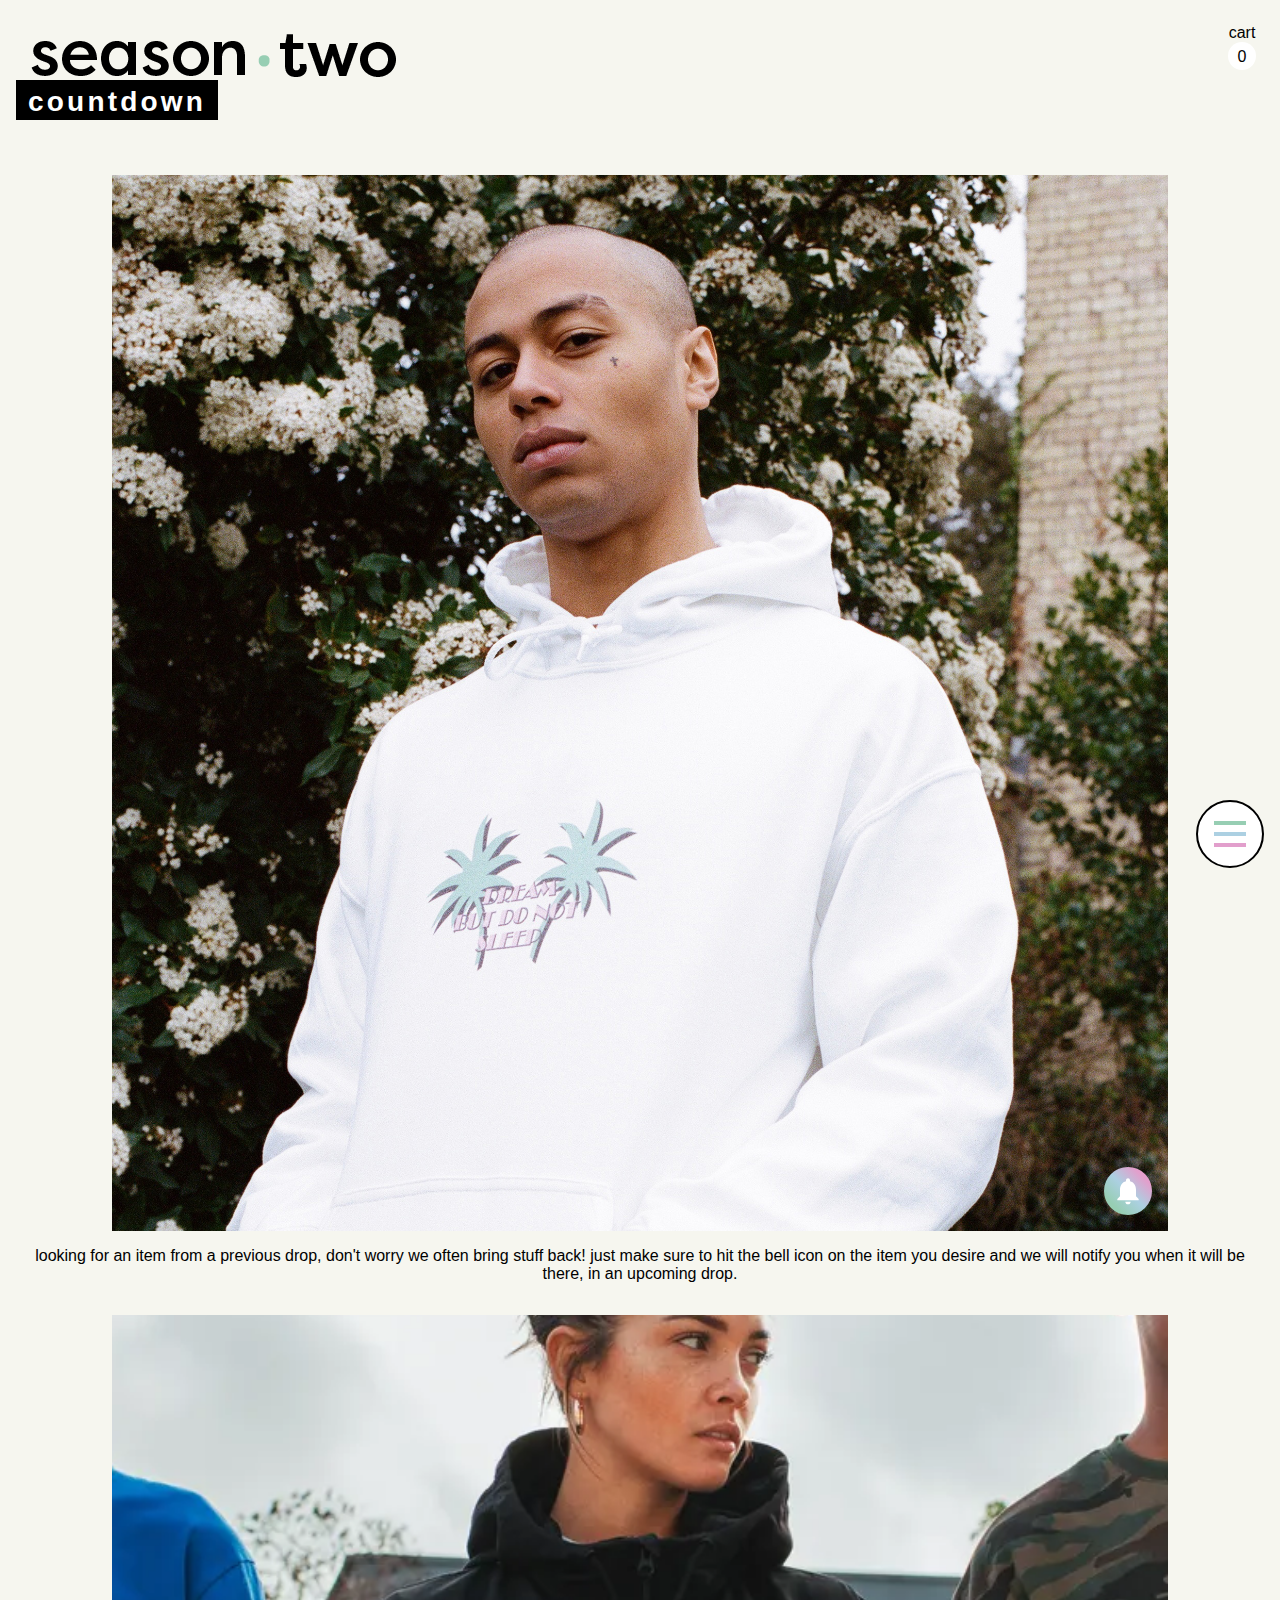
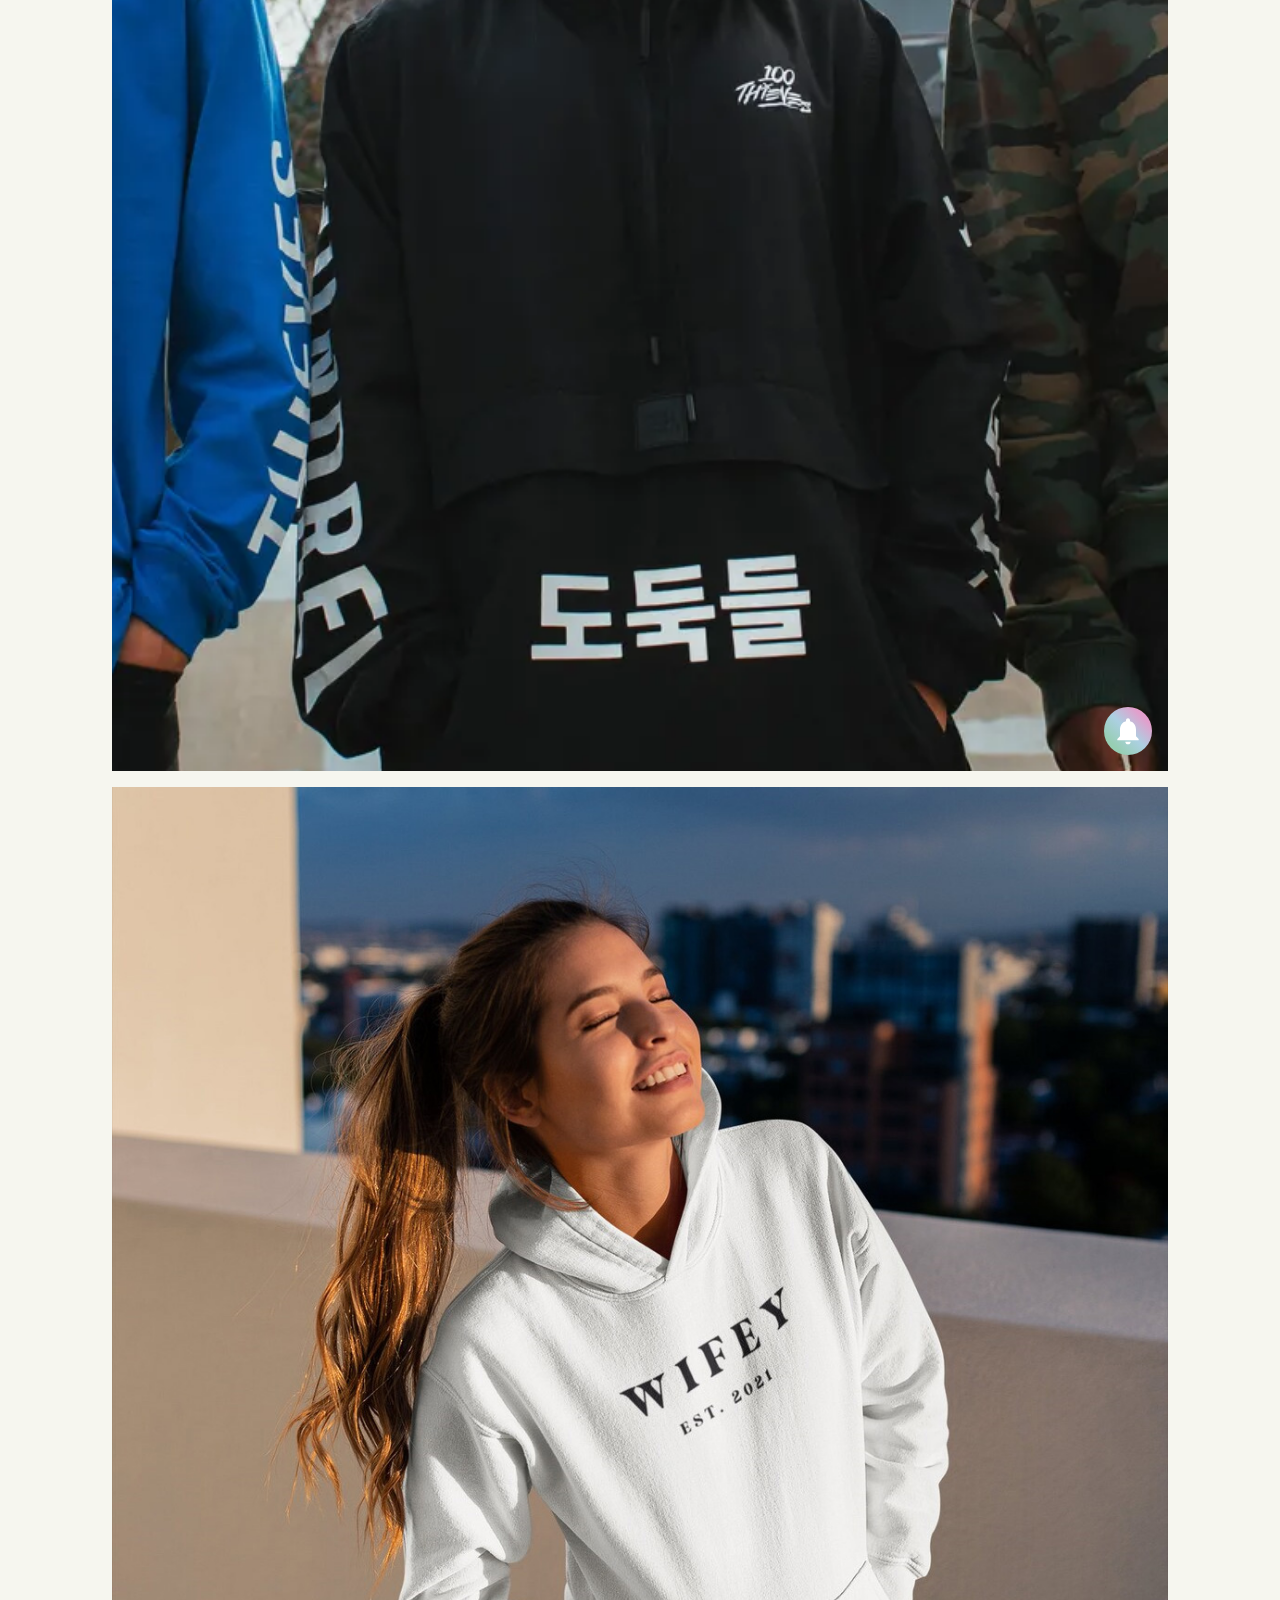
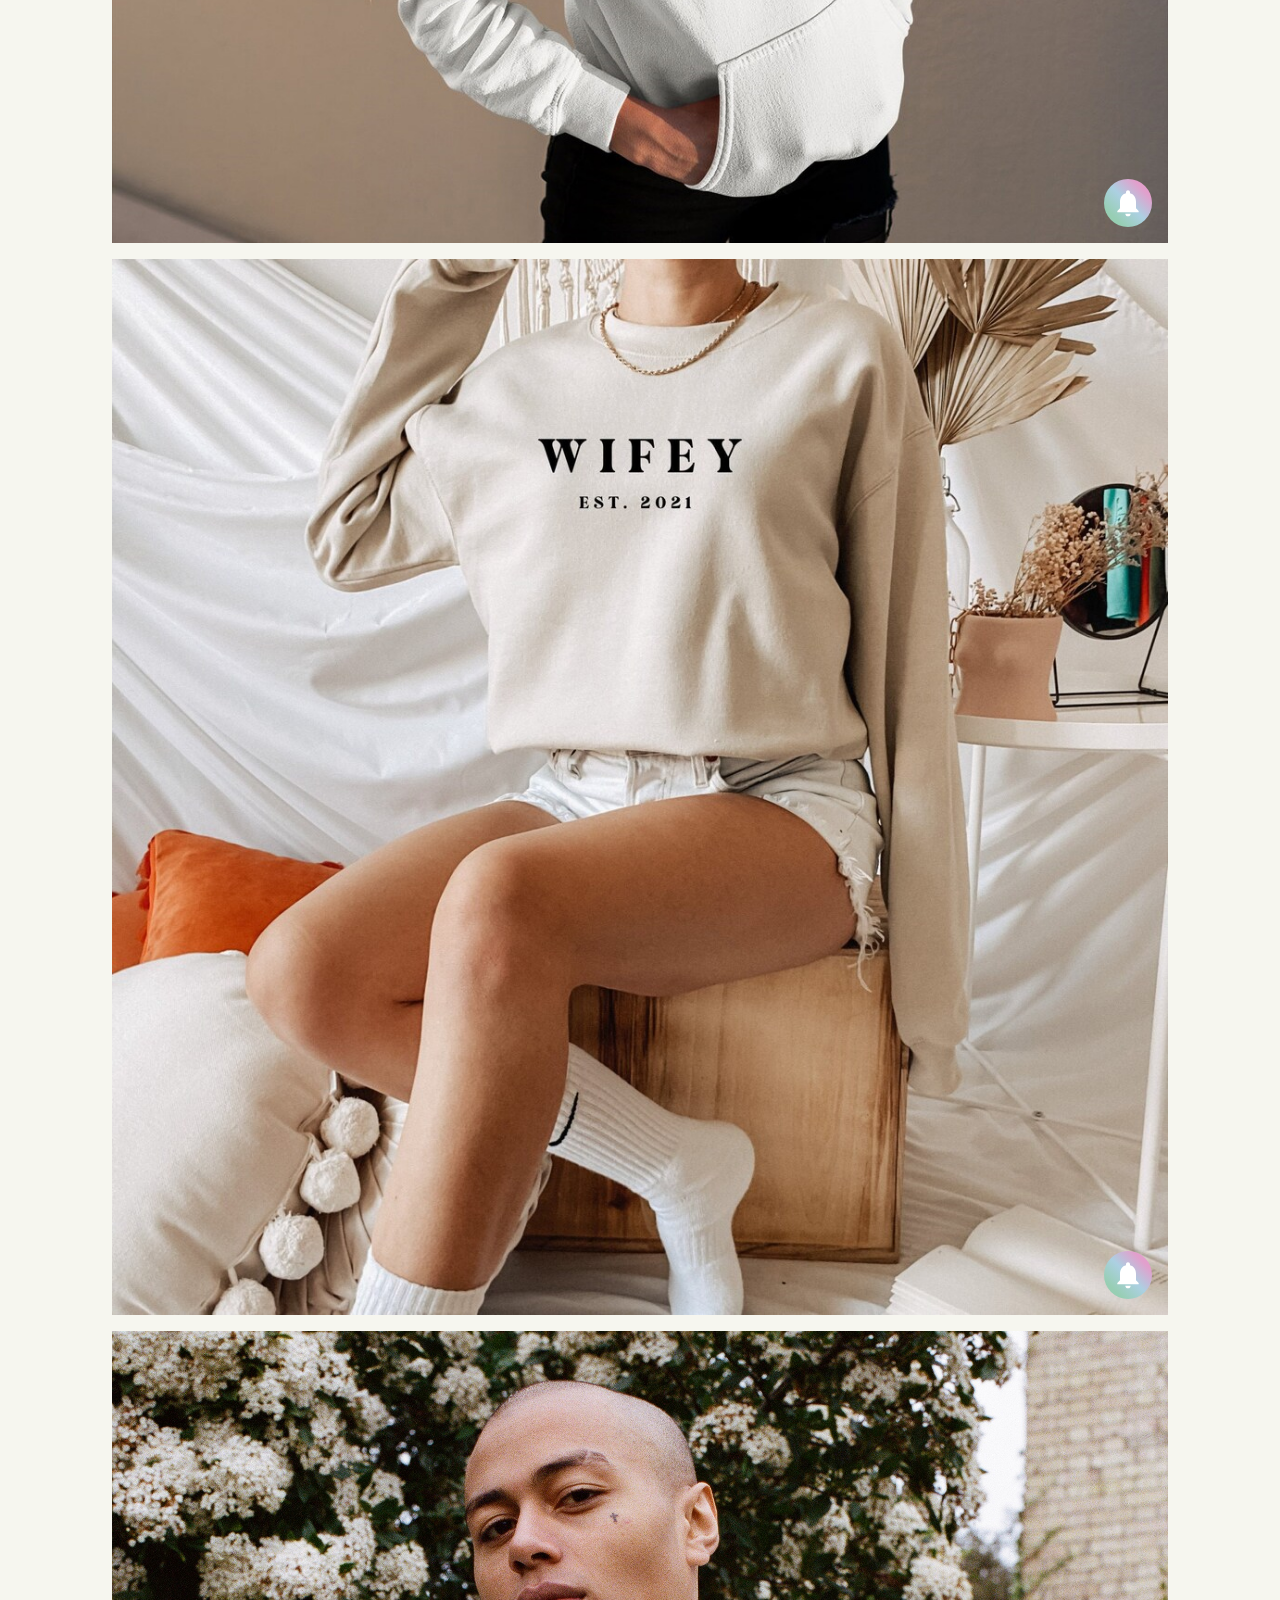
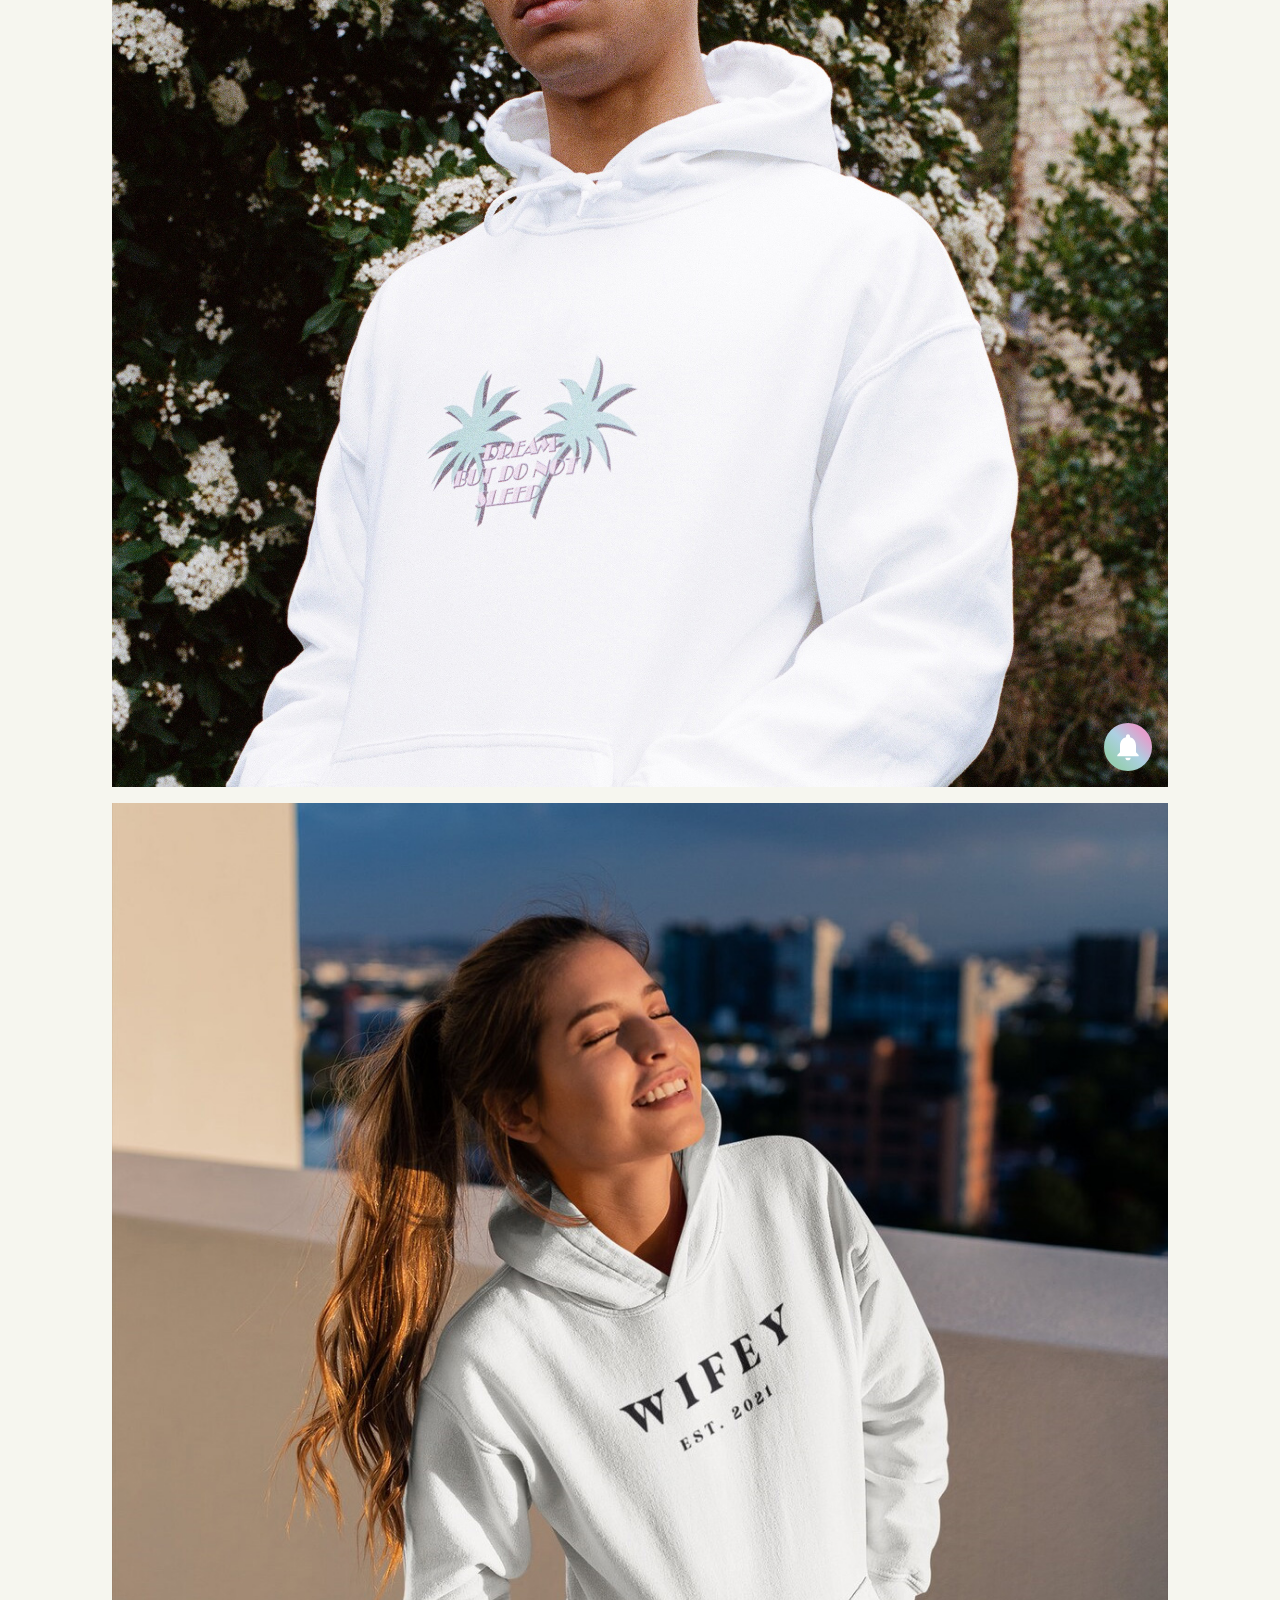
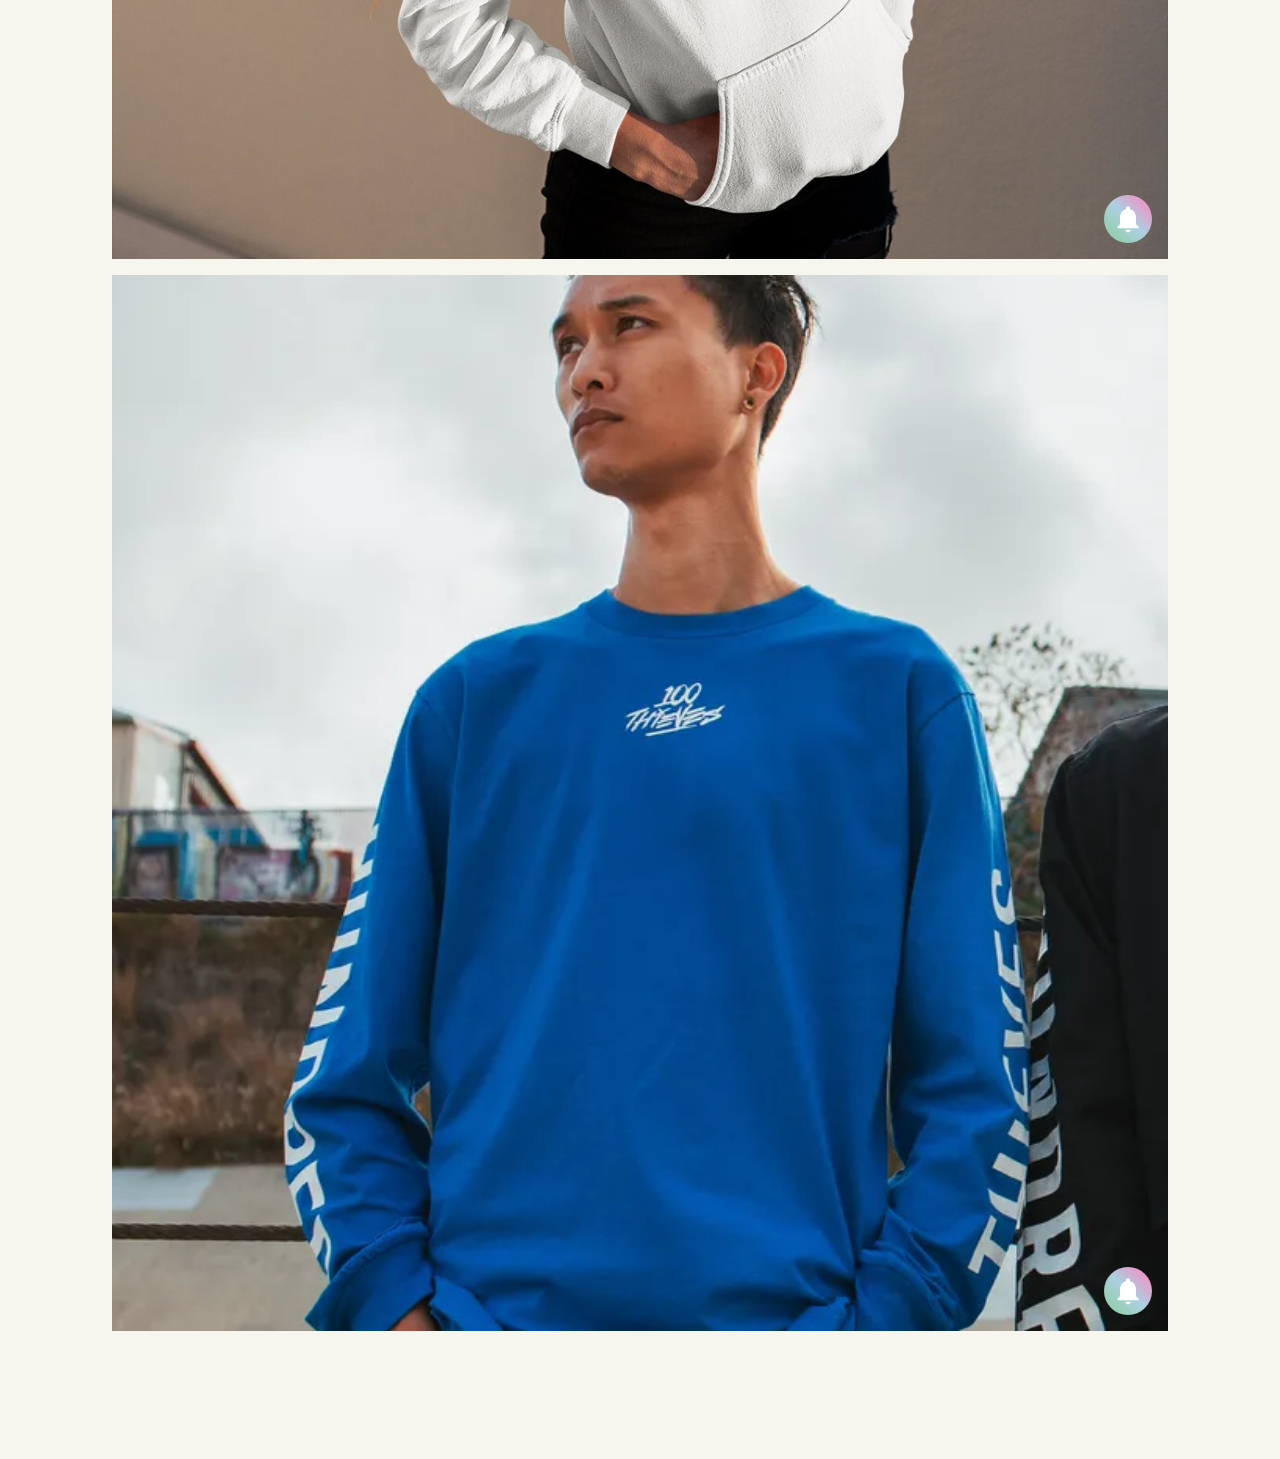
<file: gallery.html>
<!DOCTYPE html>
<html lang="en">
  <head>
    <meta charset="UTF-8" />
    <meta http-equiv="X-UA-Compatible" content="IE=edge" />
    <meta name="viewport" content="width=device-width, initial-scale=1.0" />
    <link rel="stylesheet" href="style.css" />
    <title>Season Two</title>
  </head>
  <body>
    <header>
      <div class="floating-topleft">
        <div class="floating-logo">
          <a href="index.html"><img src="img/s2mainlogo.png" alt="logos2" /></a>
        </div>
        <div id="countdown" class="floating-timer floating-timer-offset">
          countdown
        </div>
      </div>
      <div class="floating-topright">
        <div class="cart">
          <p>cart</p>
          <div class="cart-amount"><p>0</p></div>
        </div>
      </div>
    </header>
    <section class="glry-container">
      <div>
        <div class="glry-div1">
          <div class="glry-bg1 glry-bg">
            <button onclick="galleryClothesNotify('001')">
              <img
                id="noti001"
                src="img/noti-white.svg"
                alt="notification button"
              />
              <img
                id="check001"
                class="hidden"
                src="img/check-white.svg"
                alt="notification on"
              />
            </button>
          </div>
          <p>
            looking for an item from a previous drop, don't worry we often bring
            stuff back! just make sure to hit the bell icon on the item you
            desire and we will notify you when it will be there, in an upcoming
            drop.
          </p>
        </div>
        <div>
          <div class="glry-bg3 glry-bg">
            <button onclick="galleryClothesNotify('002')">
              <img
                id="noti002"
                src="img/noti-white.svg"
                alt="notification button"
              />
              <img
                id="check002"
                class="hidden"
                src="img/check-white.svg"
                alt="notification on"
              />
            </button>
          </div>
          <div class="glry-bg2 glry-bg">
            <button onclick="galleryClothesNotify('003')">
              <img
                id="noti003"
                src="img/noti-white.svg"
                alt="notification button"
              />
              <img
                id="check003"
                class="hidden"
                src="img/check-white.svg"
                alt="notification on"
              />
            </button>
          </div>
        </div>
      </div>
      <div>
        <div>
          <div class="glry-bg4 glry-bg">
            <button onclick="galleryClothesNotify('004')">
              <img
                id="noti004"
                src="img/noti-white.svg"
                alt="notification button"
              />
              <img
                id="check004"
                class="hidden"
                src="img/check-white.svg"
                alt="notification on"
              />
            </button>
          </div>
          <div class="glry-bg1 glry-bg">
            <button onclick="galleryClothesNotify('005')">
              <img
                id="noti005"
                src="img/noti-white.svg"
                alt="notification button"
              />
              <img
                id="check005"
                class="hidden"
                src="img/check-white.svg"
                alt="notification on"
              />
            </button>
          </div>
        </div>
        <div>
          <div class="glry-bg2 glry-bg">
            <button onclick="galleryClothesNotify('006')">
              <img
                id="noti006"
                src="img/noti-white.svg"
                alt="notification button"
              />
              <img
                id="check006"
                class="hidden"
                src="img/check-white.svg"
                alt="notification on"
              />
            </button>
          </div>
          <div class="glry-bg5 glry-bg">
            <button onclick="galleryClothesNotify('007')">
              <img
                id="noti007"
                src="img/noti-white.svg"
                alt="notification button"
              />
              <img
                id="check007"
                class="hidden"
                src="img/check-white.svg"
                alt="notification on"
              />
            </button>
          </div>
        </div>
      </div>
    </section>
    <div class="floating-menu-container">
      <div class="floating-menu" onclick="menutabs()">
        <div class="menu-line-g"></div>
        <div class="menu-line-b"></div>
        <div class="menu-line-p"></div>
      </div>
      <div class="floating-menu-tabs" id="menu-tabs">
        <a class="tab-g" href="drops.html">drops</a>
        <a class="tab-b" href="gallery.html">gallery</a>
        <a class="tab-p" href="about.html">about</a>
      </div>
    </div>
    <script src="script.js"></script>
  </body>
</html>
</file>
<file: style.css>
* {
  padding: 0;
  margin: 0;
  font-family: "josefin sans", Arial;
}

:root {
  --blue: #acd0e2;
  --green: #97ceb3;
  --pink: #e29fcc;
}

body {
  background-color: #f6f6ef;
}

.main-background {
  background: linear-gradient(
    45deg,
    rgba(151, 206, 179, 1) 0%,
    rgba(151, 206, 179, 1) 20%,
    rgba(172, 208, 226, 1) 50%,
    rgba(226, 159, 204, 1) 80%,
    rgba(226, 159, 204, 1) 100%
  );
  min-height: 600px;
  height: 75vh;
  width: 100%;
}

header {
  padding: 1rem;
  display: flex;
  justify-content: space-between;
  margin-bottom: 1.5rem;
}

.floating-topleft {
  display: flex;
  justify-content: center;
  flex-direction: column;
  align-items: start;
  max-width: 40%;
}
.floating-logo img {
  width: 100%;
}
.floating-timer {
  position: fixed;
  background-color: black;
  color: white;
  font-weight: bold;
  font-size: 1.75rem;
  padding: 0.25rem;
  padding-top: 0.5rem;
  padding-left: 0.75rem;
  padding-right: 0.75rem;
  letter-spacing: 0.2rem;
  text-align: center;
  transition-duration: 0.33s;
  animation-duration: 1s;
  line-height: 1.75rem;
}

.floating-timer-offset {
  transform: translate(0, 2.5rem);
}

.countdown-live {
  color: var(--green);
}

.floating-topright {
  display: flex;
  width: 40%;
  justify-content: end;
}

.floating-topright div {
  padding: 0.5rem;
  text-align: center;
}

.floating-topright div div {
  padding: 0rem;
}

.cart-amount {
  display: flex;
  align-items: center;
  justify-content: center;
  text-align: center;
  background-color: white;
  border-radius: 100%;
  width: 1.75rem;
  height: 1.75rem;
}

.cart-amount p {
  margin-top: 2px;
  width: 100%;
}

.season2-intro {
  margin-top: 7rem;
  background-image: url(img/soothing.gif);
  background-repeat: no-repeat;
  background-size: cover;
  display: flex;
  flex-direction: column;
  max-width: 100%;
  height: 40%;
  justify-content: center;
  align-items: center;
}

.season2-intro img {
  height: 25%;
  background-color: white;
}

.floating-menu-container {
  display: flex;
  flex-direction: column-reverse;
  align-items: flex-end;
  position: fixed;
  width: 250px;
  bottom: 2rem;
  right: 1rem;
  z-index: 2;
}

.floating-menu {
  display: flex;
  flex-direction: column;
  justify-content: space-evenly;
  align-items: center;
  background-color: white;
  width: 2.5rem;
  height: 2.5rem;
  border-radius: 100%;
  border: 2px solid black;
  padding: 0.75rem;
  transition-duration: 0.3s;
}

.floating-menu:active {
  transform: scale(1.2);
}

.floating-menu div {
  width: 2rem;
  height: 4px;
}

.menu-line-g {
  background-color: var(--green);
}

.menu-line-b {
  background-color: var(--blue);
}

.menu-line-p {
  background-color: var(--pink);
}

.floating-menu-tabs {
  display: none;
  opacity: 0;
  flex-direction: column;
  width: 100%;
  text-align: center;
  transition-duration: 0.2s;
}
.floating-menu-tabs a {
  background-color: white;
  border: 2px solid black;
  padding: 1rem;
  margin-bottom: 1rem;
  text-decoration: none;
  font-size: 20px;
  box-shadow: 0px 0px 6px 4px rgba(0, 0, 0, 0.205);
}

.tab-g {
  color: var(--green);
}

.tab-g:hover {
  color: white;
  background-color: var(--green);
}
.tab-g:active {
  color: white;
  background-color: var(--green);
}
.tab-b {
  color: var(--blue);
}

.tab-p {
  color: var(--pink);
}

.notify {
  margin-top: 1rem;
  display: flex;
  justify-content: center;
  align-items: center;
  width: 10rem;
  background: linear-gradient(
    45deg,
    rgba(151, 206, 179, 1) 0%,
    rgba(151, 206, 179, 1) 20%,
    rgba(172, 208, 226, 1) 50%,
    rgba(226, 159, 204, 1) 80%,
    rgba(226, 159, 204, 1) 100%
  );
  border: none;
  padding: 0.5rem;
  font-size: 1.25rem;
  font-weight: bold;
  color: white;
  transition-duration: 0.3s;
}

.notify:active {
  transform: scale(1.2);
}

.notify-mark {
  position: absolute;
  margin-left: 10rem;
  margin-top: 0rem;
  background-color: white;
  border: var(--pink) solid 2px;
  width: 1.5rem;
  height: 1.5rem;
  border-radius: 100%;
  color: lightcoral;
  line-height: 1.5rem;
}

.notify-modal {
  display: none;
  position: fixed;
  top: 0;
  z-index: 3;
  width: 100%;
  height: 100%;
}

.notify-modal-darken {
  position: fixed;
  top: 0;
  width: 100%;
  height: 100%;
  background-color: rgba(0, 0, 0, 0.5);
}

.notify-modal-container {
  display: flex;
  position: fixed;
  justify-content: center;
  align-items: center;
  flex-direction: column;
  background-color: white;
  border: 2px solid black;
  width: 70%;
  height: 50%;
  top: 50%;
  margin-left: auto;
  margin-right: auto;
  margin-top: auto;
  margin-bottom: auto;
  bottom: 0;
  top: 0;
  left: 0;
  right: 0;
  padding: 1rem;
  z-index: 4;
}

.notify-modal-container h2 {
  padding: 0.5rem;
  text-align: center;
}

.notify-modal-container input {
  width: 95%;
  height: 1.5rem;
  padding: 0.25rem;
}

.s2-brand-container {
  margin: 2.25rem;
}

.s2-brand-intro {
  text-align: center;
  font-size: 20px;
}

.s2-brand-intro .notify-container {
  display: flex;
  justify-content: center;
}

.s2-brand-images {
  margin-top: 1rem;
  text-align: center;
  font-size: 20px;
}

.s2-brand-images img {
  width: 100%;
  margin-top: 1.5rem;
}

.s2-brand-images p {
  margin-top: 1rem;
  margin-bottom: 0.5rem;
}

/* Drop page */

.drop-clothes {
  overflow-x: scroll;
  max-width: 100%;
  width: 50rem;
  height: 35rem;
  background-image: url(img/drops.png);
  background-size: cover;
  background-attachment: local;
  background-position: center;
}

.drop-clothes-button-container {
  width: 50rem;
  height: 35rem;
}

.drop-clothes-button-container .drop-clothes-button {
  width: 6.75rem;
  position: relative;
}

.drop-clothes-button-container .drop-clothes-button p {
  text-align: end;
  color: white;
}

.drop-clothes-button-container a {
  display: flex;
  text-align: center;
  justify-content: center;
  align-items: center;
  width: 6.5rem;
  height: 1.5rem;
  text-decoration: none;
  color: white;
  border: 3px solid white;
}

.drop-ed1 {
  left: 9rem;
  top: 17rem;
}

.drop-ed2 {
  left: 23em;
  top: 19rem;
}

.drop-ed3 {
  left: 38rem;
  top: 12rem;
}

.ed-clothes-container {
  padding: 1rem;
  max-width: 100%;
}

.ed-clothes-container img {
  width: 100%;
}

.ed-clothes-title {
  font-size: 2em;
  margin-top: 1rem;
}

.ed-clothes-price {
  margin-top: 0.5rem;
  font-size: 1.75em;
  font-weight: 300;
}

.ed-clothes-size {
  display: flex;
  justify-content: space-between;
  margin-top: 0.75rem;
  font-size: 1.5em;
}

.ed-clothes-size h3 {
  font-weight: 300;
}

.ed-clothes-size-buttons .highlight {
  font-weight: 600;
}

.ed-clothes-size-buttons button {
  font-size: 1.5rem;
  font-weight: 300;
  border: none;
  background: none;
  padding: 0.5rem;
  padding-top: 0;
  padding-bottom: 0;
}

.ed-clothes-quantity {
  display: flex;
  margin-top: 0.75rem;
  justify-content: space-between;
  align-items: center;
}

.ed-clothes-quantity h4 {
  font-weight: 300;
  font-size: 1.25rem;
}

.ed-clothes-quantity-selector {
  display: flex;
  font-size: 1.25rem;
  border: 1px solid #585858;
  padding-top: 0.5rem;
  padding-bottom: 0.5rem;
}

.ed-clothes-quantity-selector button {
  border: none;
  font-size: 1.25rem;
  padding-left: 0.75rem;
  padding-right: 0.75rem;
  background: none;
}

.ed-clothes-description {
  display: flex;
  flex-direction: column;
  justify-content: center;
  align-items: center;
  padding: 1rem;
}
.ed-clothes-reserve {
  border: none;
  background-color: var(--blue);
  width: 20rem;
  font-size: 1.25rem;
  font-weight: 700;
  color: white;
  padding: 0.6rem;
}

.ed-clothes-description-text {
  text-align: center;
  font-size: 1.25rem;
  padding: 1rem;
  margin-top: 1rem;
}

.about-container {
  padding: 1rem;
  max-width: 100%;
}

.about-container section {
  display: flex;
  justify-content: center;
  margin-top: 2rem;
  flex-direction: column;
}

.about-description {
  display: flex;
  flex-direction: column;
  justify-content: center;
  align-items: center;
  text-align: center;
  padding: 1.5rem;
}

.about-description h2 {
  padding-bottom: 1rem;
}

.about-description p {
  font-size: 1rem;
}

.about-bg-img {
  width: 90vw;
  height: 90vw;
  background-position: center;
  background-size: cover;
}

.background-quality {
  background-image: url(img/qualityhoodie.jpg);
}

.background-0plastic {
  background-image: url(img/cardboardbox.jpg);
}

.background-uniquestyle {
  background-image: url(img/exclusivesustainable.jpg);
}

.about-hover-titlebox {
  display: flex;
  justify-content: center;
  background-color: black;
  color: white;
  width: 80%;
  text-align: center;
  margin: 0 auto;
  margin-top: 12.5%;
  font-size: 1.25rem;
  font-weight: 600;
  height: 20%;
  align-items: center;
}

.about-end {
  padding-bottom: 10rem;
}

.glry-container {
  padding: 1rem;
  padding-bottom: 8rem;
}

.glry-div1 p {
  padding: 1rem;
  text-align: center;
}

.glry-bg1 {
  background-image: url(img/whitehood1.jpg);
}

.glry-bg2 {
  background-image: url(img/whitehood2.jpg);
}

.glry-bg3 {
  background-image: url(img/blackhoodie.png);
}

.glry-bg4 {
  background-image: url(img/whitehood3.jpg);
}

.glry-bg5 {
  background-image: url(img/bluehoodie.png);
}

.glry-bg {
  margin: 0 auto;
  margin-top: 1rem;
  display: flex;
  background-position: center;
  background-size: cover;
  height: 80vw;
  width: 80vw;
  justify-content: end;
  align-items: end;
  padding: 1rem;
}

.glry-bg button {
  display: flex;
  justify-content: center;
  align-items: center;
  background: linear-gradient(
    45deg,
    rgba(151, 206, 179, 1) 0%,
    rgba(151, 206, 179, 1) 20%,
    rgba(172, 208, 226, 1) 50%,
    rgba(226, 159, 204, 1) 80%,
    rgba(226, 159, 204, 1) 100%
  );
  width: 3rem;
  height: 3rem;
  border: none;
  border-radius: 100%;
}
.glry-bg button img {
  width: 65%;
}

.checkmark {
  color: var(--green);
  line-height: 1.75rem;
}

.hidden {
  display: none !important;
}
</file>
